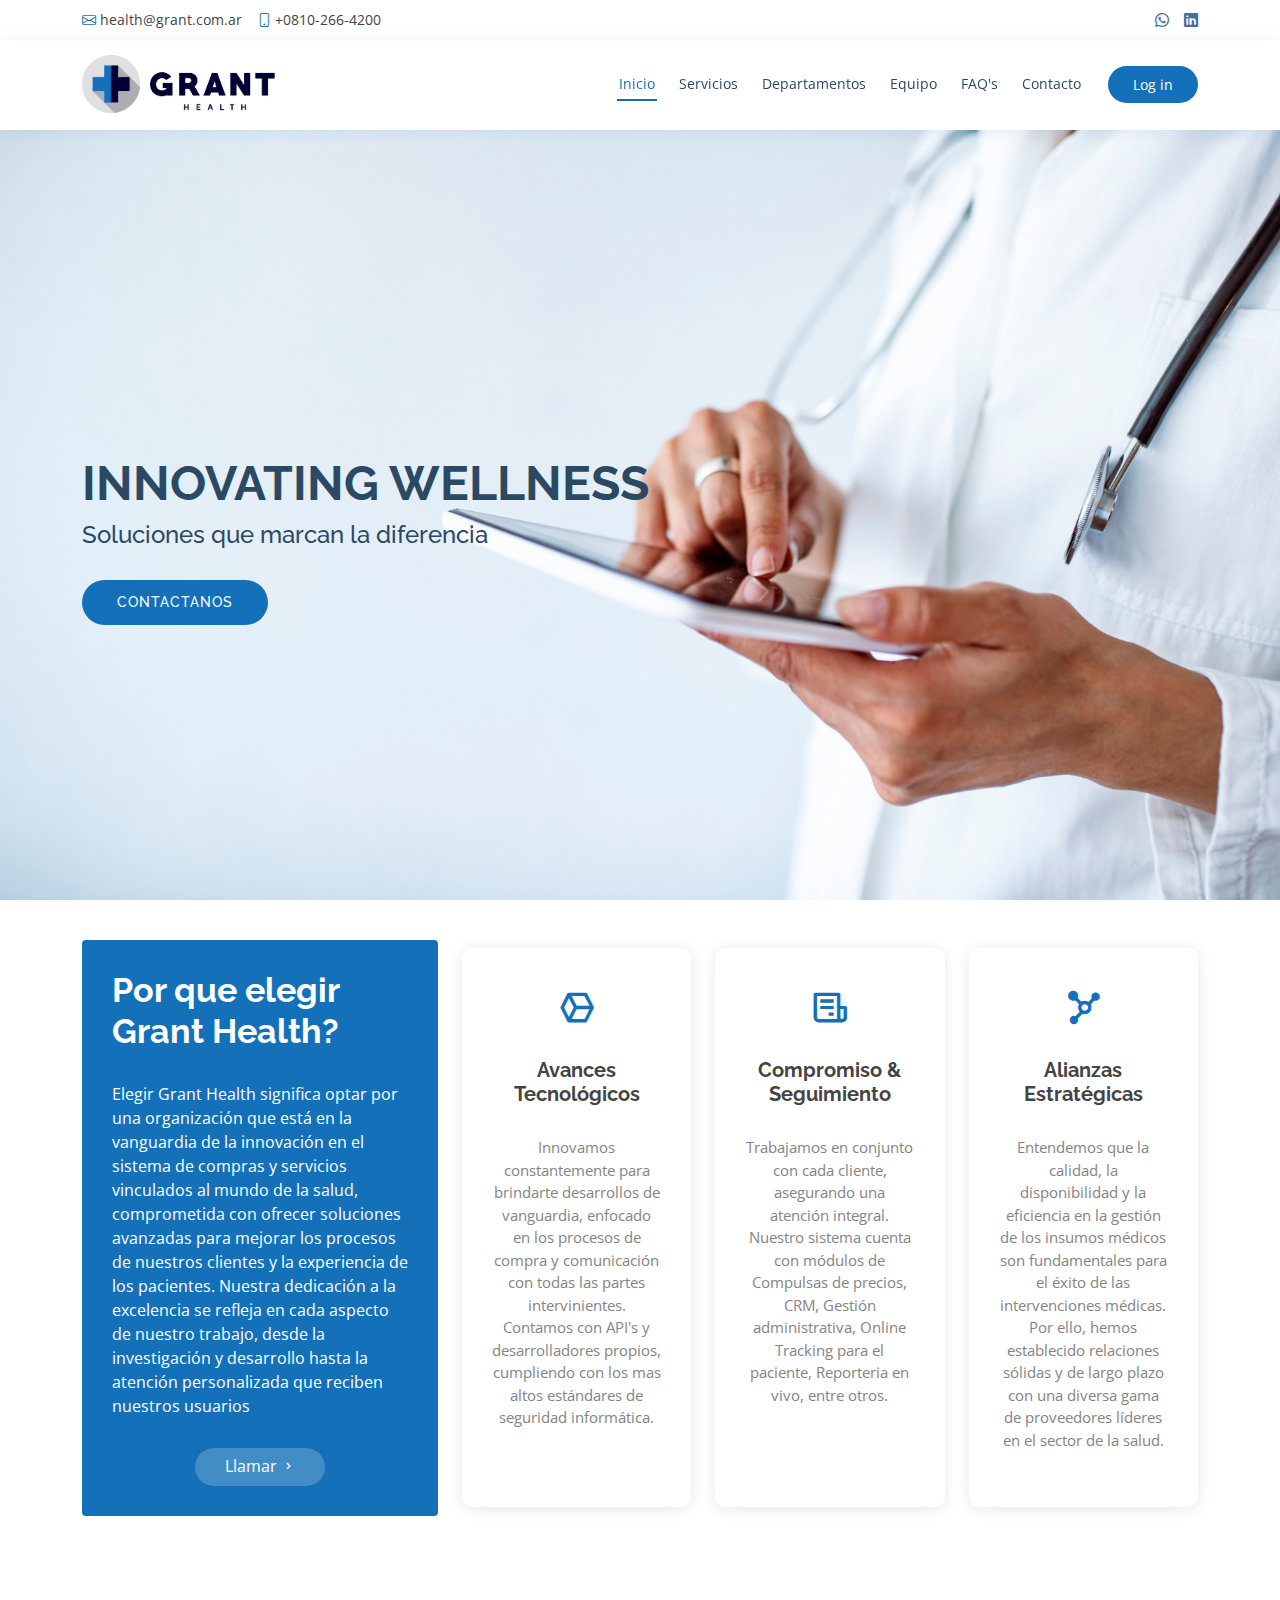
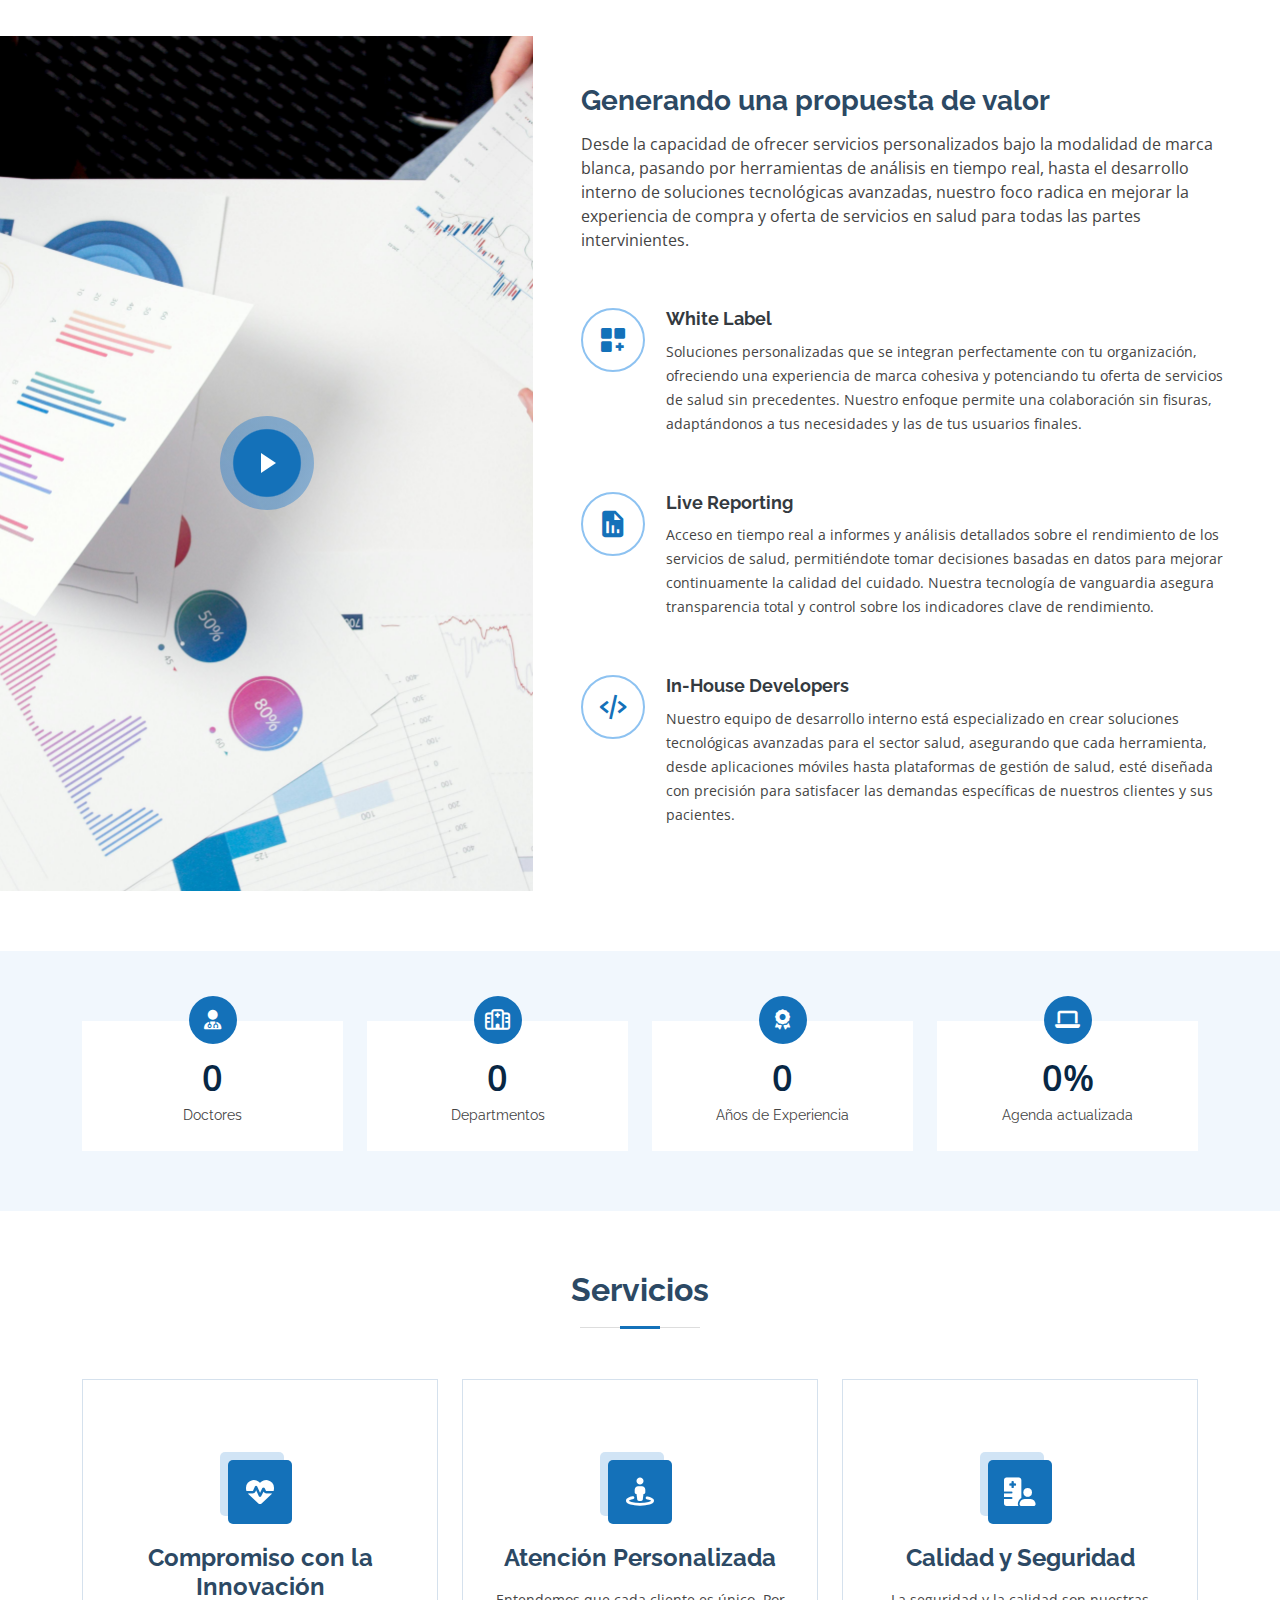
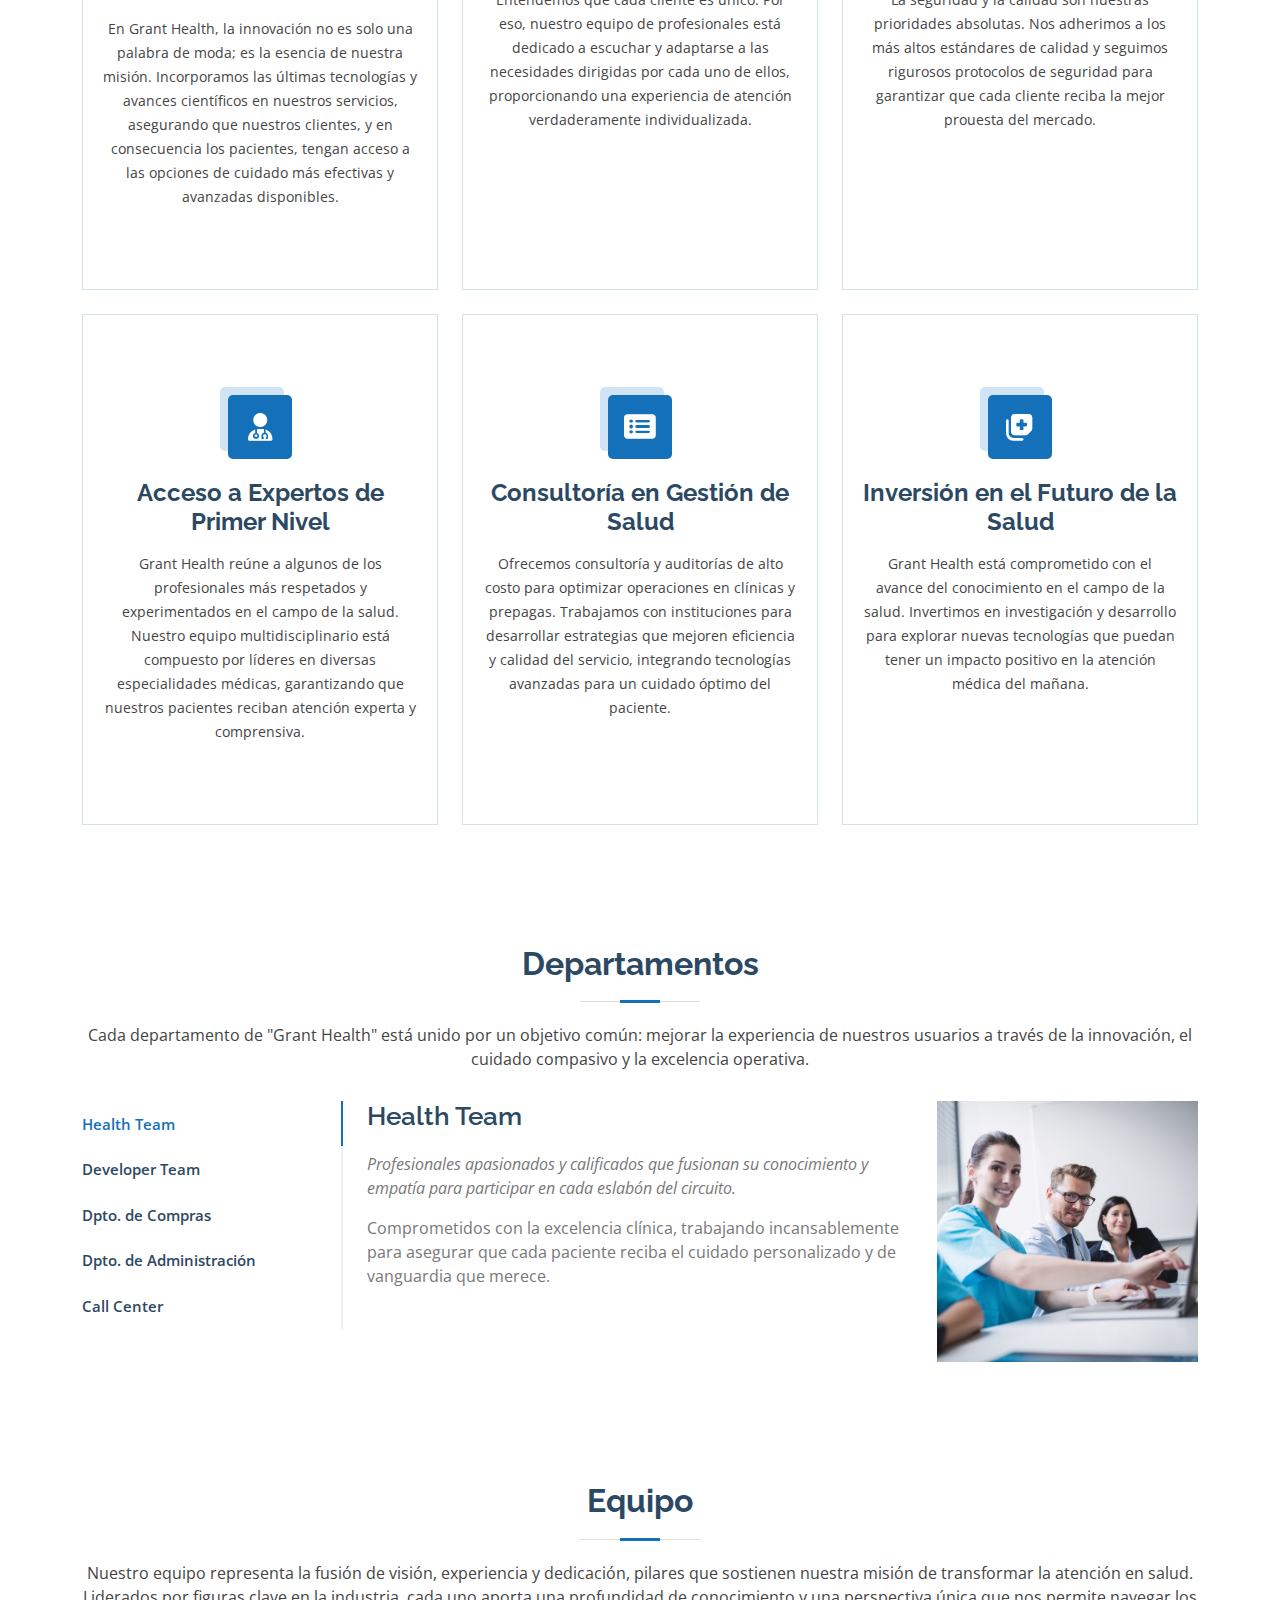
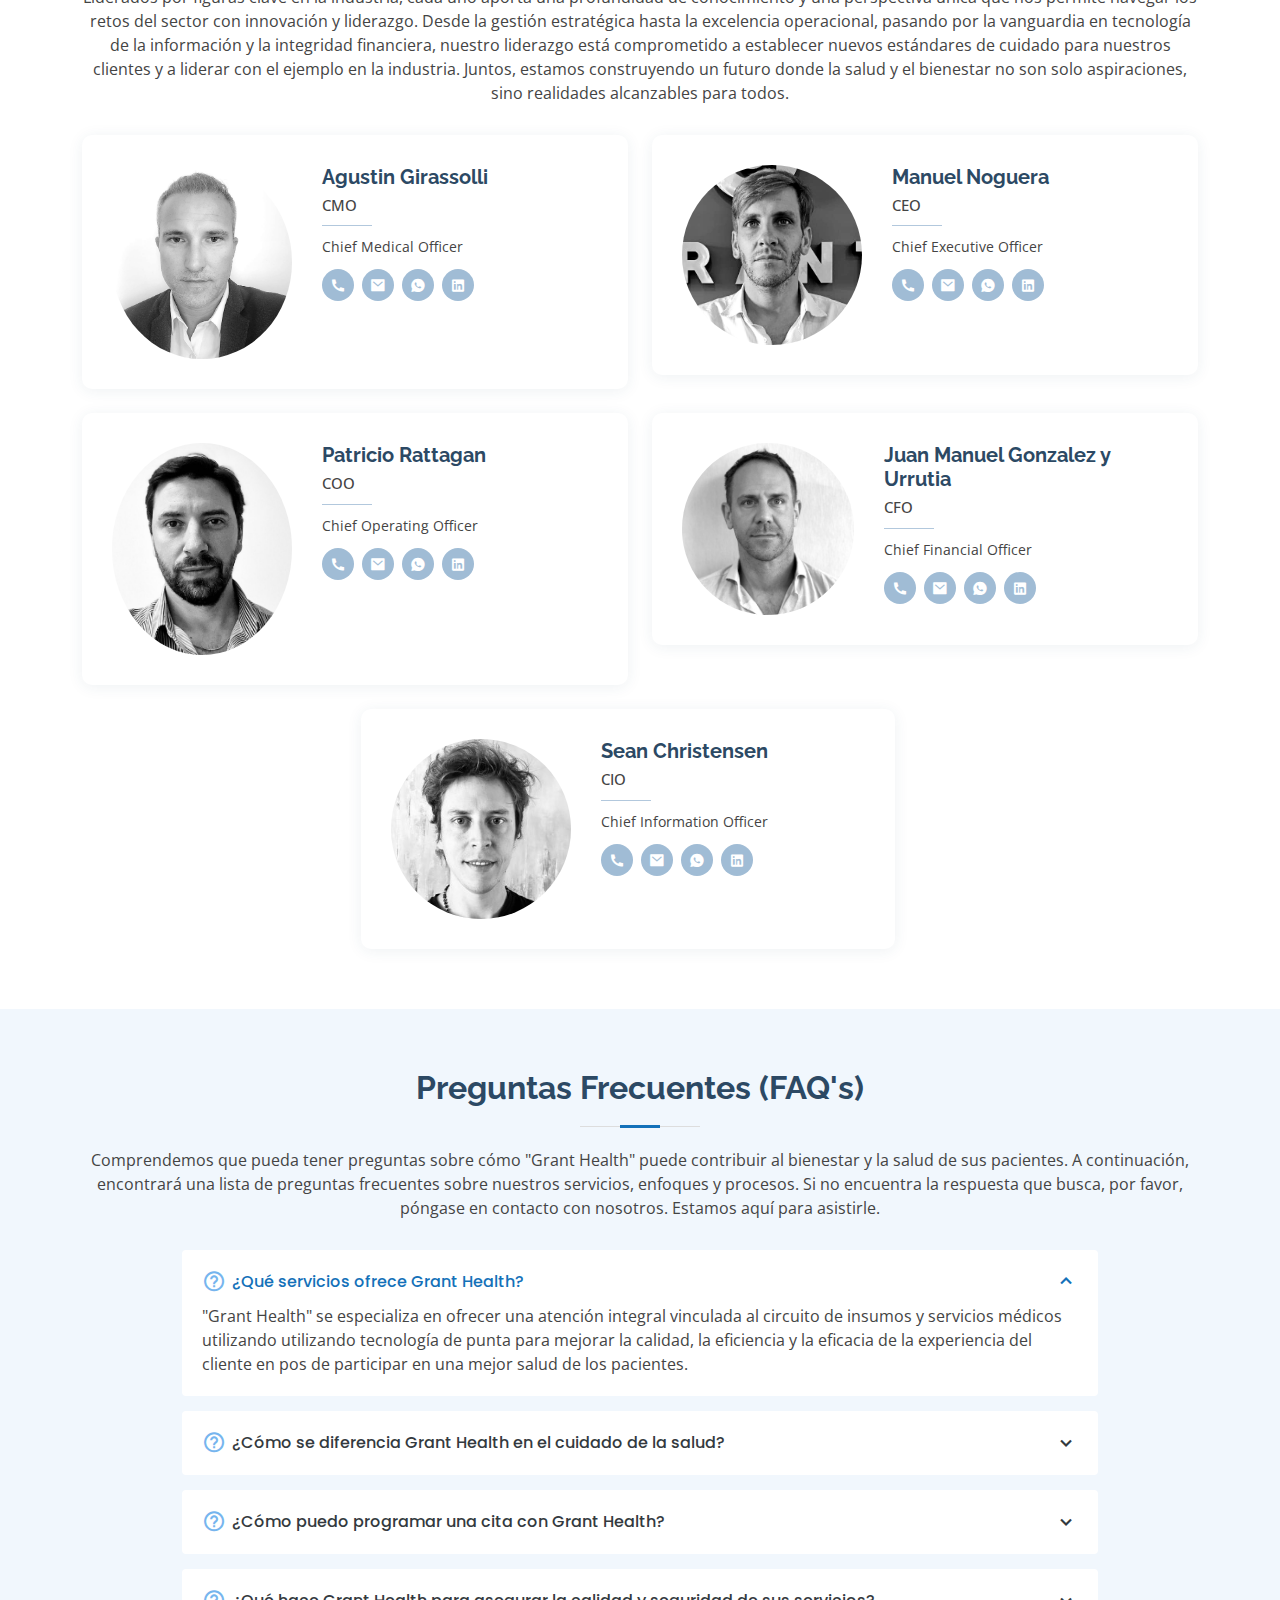
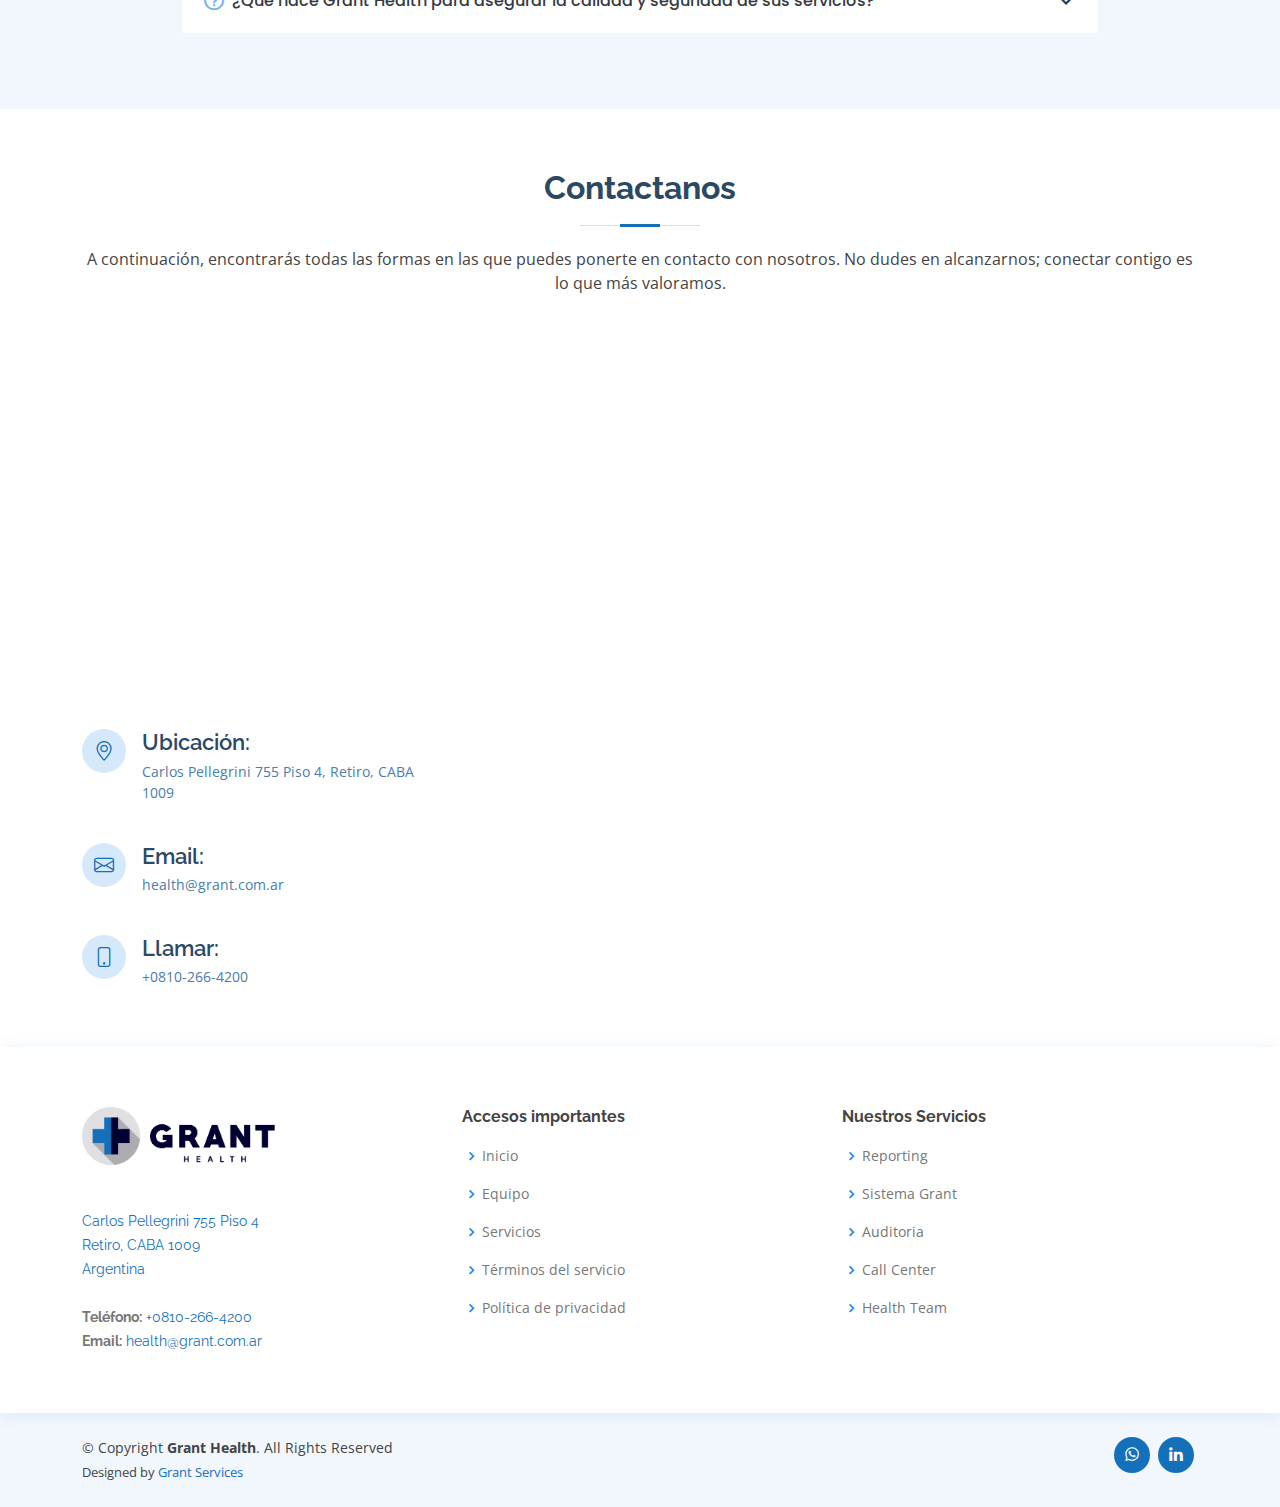
<file: index.html>
<!DOCTYPE html>
<html lang="es">

<head>
  <meta charset="utf-8">
  <meta content="width=device-width, initial-scale=1.0" name="viewport">

  <title>GRANT Health - Innovating Wellness</title>
  <meta content="" name="description">
  <meta content="" name="keywords">

  <!-- Favicons -->
  <link href="assets/img/favicon.png" rel="icon">
  <link href="assets/img/apple-touch-icon.png" rel="apple-touch-icon">

  <!-- Google Fonts -->
  <link href="https://fonts.googleapis.com/css?family=Open+Sans:300,300i,400,400i,600,600i,700,700i|Raleway:300,300i,400,400i,500,500i,600,600i,700,700i|Poppins:300,300i,400,400i,500,500i,600,600i,700,700i" rel="stylesheet">

  <!-- Vendor CSS Files -->
  <link href="assets/vendor/fontawesome-free/css/all.min.css" rel="stylesheet">
  <link href="assets/vendor/animate.css/animate.min.css" rel="stylesheet">
  <link href="assets/vendor/bootstrap/css/bootstrap.min.css" rel="stylesheet">
  <link href="assets/vendor/bootstrap-icons/bootstrap-icons.css" rel="stylesheet">
  <link href="assets/vendor/boxicons/css/boxicons.min.css" rel="stylesheet">
  <link href="assets/vendor/glightbox/css/glightbox.min.css" rel="stylesheet">
  <link href="assets/vendor/remixicon/remixicon.css" rel="stylesheet">
  <link href="assets/vendor/swiper/swiper-bundle.min.css" rel="stylesheet">

  <!-- Template Main CSS File -->
  <link href="assets/css/style.css" rel="stylesheet">

  <!-- =======================================================
  * Template Name: Medilab
  * Updated: Jan 09 2024 with Bootstrap v5.3.2
  * Template URL: https://bootstrapmade.com/medilab-free-medical-bootstrap-theme/
  * Author: BootstrapMade.com
  * License: https://bootstrapmade.com/license/
  ======================================================== -->

  <!--Widget de chat-->
<script type="text/javascript">
  window.Trengo = window.Trengo || {};
  window.Trengo.key = 'U98oMHU2LZ3RLgP2nG67';
  (function(d, script, t) {
      script = d.createElement('script');
      script.type = 'text/javascript';
      script.async = true;
      script.src = 'https://static.widget.trengo.eu/embed.js';
      d.getElementsByTagName('head')[0].appendChild(script);
  }(document));
  </script>
  <!--End Widget de chat-->

</head>

<body>

  <!-- ======= Top Bar ======= -->
  <div id="topbar" class="d-flex align-items-center fixed-top">
    <div class="container d-flex justify-content-between">
      <div class="contact-info d-flex align-items-center">
        <i class="bi bi-envelope"></i> <a href="mailto:health@grant.com.ar">health@grant.com.ar</a>
        <i class="bi bi-phone"></i> <a href="tel:08102664200">+0810-266-4200</a>
      </div>
      <div class="d-none d-lg-flex social-links align-items-center">
        <!--<a href="#" class="twitter"><i class="bi bi-twitter"></i></a>
        <a href="#" class="facebook"><i class="bi bi-facebook"></i></a>
        <a href="#" class="instagram"><i class="bi bi-instagram"></i></a>-->
        <a href="https://gitwa.me/576019156218" class="whatsapp"><i class="bi bi-whatsapp"></i></i></a>
        <a href="https://es.linkedin.com/company/grant-insurance-solutions" class="linkedin"><i class="bi bi-linkedin"></i></i></a>
      </div>
    </div>
  </div>

  <!-- ======= Header ======= -->
  <header id="header" class="fixed-top">
    <div class="container d-flex align-items-center">

      <!--<h1 class="logo me-auto"><a href="index.html">Grant Health</a></h1>-->
      
      <!-- Uncomment below if you prefer to use an image logo -->

      <a href="index.html" class="logo me-auto "><img src="assets/img/logo.png" alt="" class="img-fluid"></a>

      <nav id="navbar" class="navbar order-last order-lg-0">
        <ul>
          <li><a class="nav-link scrollto active" href="#hero">Inicio</a></li>
          <li><a class="nav-link scrollto" href="#services">Servicios</a></li>
          <li><a class="nav-link scrollto" href="#departments">Departamentos</a></li>
          <li><a class="nav-link scrollto" href="#doctors">Equipo</a></li>
          <li><a class="nav-link scrollto" href="#faq">FAQ's</a></li>
          <!--<li class="dropdown"><a href="#"><span>Drop Down</span> <i class="bi bi-chevron-down"></i></a>
            <ul>
              <li><a href="#">Drop Down 1</a></li>
              <li class="dropdown"><a href="#"><span>Deep Drop Down</span> <i class="bi bi-chevron-right"></i></a>
                <ul>
                  <li><a href="#">Deep Drop Down 1</a></li>
                  <li><a href="#">Deep Drop Down 2</a></li>
                  <li><a href="#">Deep Drop Down 3</a></li>
                  <li><a href="#">Deep Drop Down 4</a></li>
                  <li><a href="#">Deep Drop Down 5</a></li>
                </ul>
              </li>
              <li><a href="#">Drop Down 2</a></li>
              <li><a href="#">Drop Down 3</a></li>
              <li><a href="#">Drop Down 4</a></li>
            </ul>
          </li> -->
          <li><a class="nav-link scrollto" href="#contact">Contacto</a></li>
        </ul>
        <i class="bi bi-list mobile-nav-toggle"></i>
      </nav><!-- .navbar -->

      <a href="https://medical.grant.net.ar" class="appointment-btn scrollto" target="_blank"><span class="d-none d-md-inline"></span>Log in</a>

    </div>
  </header><!-- End Header -->

  <!-- ======= Hero Section ======= -->
  <section id="hero" class="d-flex align-items-center">
    <div class="container">
      <!--<h1>Brindando excelencia</h1>-->
      <h1>Innovating Wellness</h1>
      <h2>Soluciones que marcan la diferencia</h2>
      <!--<h2>Transformando la experiencia, marcando la diferencia.</h2>-->
      <a href="#contact" class="btn-get-started scrollto">Contactanos</a>
    </div>
  </section><!-- End Hero -->

  <main id="main">

    <!-- ======= Why Us Section ======= -->
    <section id="why-us" class="why-us">
      <div class="container">

        <div class="row">
          <div class="col-lg-4 d-flex align-items-stretch">
            <div class="content">
              <h3>Por que elegir Grant Health?</h3>
              <p>
                Elegir Grant Health significa optar por una organización que está en la vanguardia de la innovación en el sistema de compras y servicios vinculados al mundo de la salud,
                comprometida con ofrecer soluciones avanzadas para mejorar los procesos de nuestros clientes y la experiencia de los pacientes. Nuestra dedicación a la excelencia se refleja en cada aspecto de nuestro trabajo, desde la investigación y desarrollo hasta la atención personalizada que reciben nuestros usuarios
              </p>
              <div class="text-center">
                <a href="tel:+08102664200" class="more-btn">Llamar <i class="bx bx-chevron-right"></i></a>
              </div>
            </div>
          </div>
          <div class="col-lg-8 d-flex align-items-stretch">
            <div class="icon-boxes d-flex flex-column justify-content-center">
              <div class="row">
                <div class="col-xl-4 d-flex align-items-stretch">
                  <div class="icon-box mt-4 mt-xl-0">
                    <i class="bx bx-cube-alt"></i>
                    <h4>Avances Tecnológicos</h4>
                    <p>Innovamos constantemente para brindarte desarrollos de vanguardia, enfocado en los procesos de compra y comunicación con todas las partes intervinientes. Contamos con API's y desarrolladores propios, cumpliendo con los mas altos estándares de seguridad informática.</p>
                  </div>
                </div>
                <div class="col-xl-4 d-flex align-items-stretch">
                  <div class="icon-box mt-4 mt-xl-0">
                    <i class="bx bx-receipt"></i>
                    <h4>Compromiso & Seguimiento</h4>
                    <p>Trabajamos en conjunto con cada cliente, asegurando una atención integral. Nuestro sistema cuenta con módulos de Compulsas de precios, CRM, Gestión administrativa, Online Tracking para el paciente, Reporteria en vivo, entre otros.</p>
                  </div>
                </div>
                <div class="col-xl-4 d-flex align-items-stretch">
                  <div class="icon-box mt-4 mt-xl-0">
                    <i class="bx bxs-network-chart"></i>
                    <h4>Alianzas<br>Estratégicas</h4>
                    <p>Entendemos que la calidad, la disponibilidad y la eficiencia en la gestión de los insumos médicos son fundamentales para el éxito de las intervenciones médicas. Por ello, hemos establecido relaciones sólidas y de largo plazo con una diversa gama de proveedores líderes en el sector de la salud.</p>
                  </div>
                </div>
              </div>
            </div><!-- End .content-->
          </div>
        </div>

      </div>
    </section><!-- End Why Us Section -->

    <!-- ======= About Section ======= -->
    <section id="about" class="about">
      <div class="container-fluid">

        <div class="row">
          <div class="col-xl-5 col-lg-6 video-box d-flex justify-content-center align-items-stretch position-relative">
            <a href="https://www.youtube.com/watch?v=jDDaplaOz7Q" class="glightbox play-btn mb-4"></a>
          </div>

          <div class="col-xl-7 col-lg-6 icon-boxes d-flex flex-column align-items-stretch justify-content-center py-5 px-lg-5">
            <h3>Generando una propuesta de valor</h3>
            <p>Desde la capacidad de ofrecer servicios personalizados bajo la modalidad de marca blanca, pasando por herramientas de análisis en tiempo real, hasta el desarrollo interno de soluciones tecnológicas avanzadas, nuestro foco  radica en mejorar la experiencia de compra y oferta de servicios en salud para todas las partes intervinientes.</p>
            <div class="icon-box">
              <div class="icon"><i class="bx bxs-customize"></i></div>
              <h4 class="title"><a href="">White Label</a></h4>
              <p class="description">Soluciones personalizadas que se integran perfectamente con tu organización, ofreciendo una experiencia de marca cohesiva y potenciando tu oferta de servicios de salud sin precedentes. Nuestro enfoque permite una colaboración sin fisuras, adaptándonos a tus necesidades y las de tus usuarios finales.</p>
            </div>

            <div class="icon-box">
              <div class="icon"><i class="bx bxs-report"></i></div>
              <h4 class="title"><a href="">Live Reporting</a></h4>
              <p class="description">Acceso en tiempo real a informes y análisis detallados sobre el rendimiento de los servicios de salud, permitiéndote tomar decisiones basadas en datos para mejorar continuamente la calidad del cuidado. Nuestra tecnología de vanguardia asegura transparencia total y control sobre los indicadores clave de rendimiento.</p>
            </div>

            <div class="icon-box">
              <div class="icon"><i class="bx bx-code-alt"></i></div>
              <h4 class="title"><a href="">In-House Developers</a></h4>
              <p class="description">Nuestro equipo de desarrollo interno está especializado en crear soluciones tecnológicas avanzadas para el sector salud, asegurando que cada herramienta, desde aplicaciones móviles hasta plataformas de gestión de salud, esté diseñada con precisión para satisfacer las demandas específicas de nuestros clientes y sus pacientes.</p>
            </div>

          </div>
        </div>

      </div>
    </section><!-- End About Section -->

    <!-- ======= Counts Section ======= -->
    <section id="counts" class="counts">
      <div class="container">

        <div class="row">

          <div class="col-lg-3 col-md-6">
            <div class="count-box">
              <i class="fas fa-user-md"></i>
              <span data-purecounter-start="0" data-purecounter-end="4" data-purecounter-duration="1" class="purecounter"></span>
              <p>Doctores</p>
            </div>
          </div>

          <div class="col-lg-3 col-md-6 mt-5 mt-md-0">
            <div class="count-box">
              <i class="far fa-hospital"></i>
              <span data-purecounter-start="0" data-purecounter-end="5" data-purecounter-duration="1" class="purecounter"></span>
              <p>Departmentos</p>
            </div>
          </div>

          <div class="col-lg-3 col-md-6 mt-5 mt-lg-0">
            <div class="count-box">
              <i class="fas fa-award"></i>
              <span data-purecounter-start="0" data-purecounter-end="12" data-purecounter-duration="1" class="purecounter"></span>
              <p>Años de Experiencia</p>
            </div>
          </div>

          <div class="col-lg-3 col-md-6 mt-5 mt-lg-0">
            <div class="count-box" style="display: flex; flex-direction: column; align-items: center; justify-content: center;">
                <i class="fa fa-laptop"></i>
                <div style="display: flex; align-items: baseline; justify-content: center;">
                    <span data-purecounter-start="0" data-purecounter-end="100" data-purecounter-duration="1" class="purecounter"></span><span>%</span>
                </div>
                <p>Agenda actualizada</p>
            </div>
          </div>
        

        </div>

      </div>
    </section><!-- End Counts Section -->

    <!-- ======= Services Section ======= -->
    <section id="services" class="services">
      <div class="container">

        <div class="section-title">
          <h2>Servicios</h2>
          <!--
          <p>Elegir Grant Health es elegir un aliado confiable en tu camino hacia el bienestar. Con nosotros, estás no solo invirtiendo en tu salud presente, sino también en tu futuro, beneficiándote de nuestra dedicación inquebrantable a la innovación, la calidad y el cuidado compasivo.</p>
          -->
        </div>

        <div class="row">
          <div class="col-lg-4 col-md-6 d-flex align-items-stretch">
            <div class="icon-box">
              <div class="icon"><i class="fas fa-heartbeat"></i></div>
              <h4><a href="">Compromiso con la Innovación</a></h4>
              <p>En Grant Health, la innovación no es solo una palabra de moda; es la esencia de nuestra misión. Incorporamos las últimas tecnologías y avances científicos en nuestros servicios, asegurando que nuestros clientes, y en consecuencia los pacientes, tengan acceso a las opciones de cuidado más efectivas y avanzadas disponibles.</p>
            </div>
          </div>

          <div class="col-lg-4 col-md-6 d-flex align-items-stretch mt-4 mt-md-0">
            <div class="icon-box">
              <div class="icon"><i class="fa fa-street-view"></i></div>
              <!--<div class="icon"><i class="fas fa-pills"></i></div>-->
              <h4><a href="">Atención Personalizada</a></h4>
              <p>Entendemos que cada cliente es único. Por eso, nuestro equipo de profesionales está dedicado a escuchar y adaptarse  a las necesidades dirigidas por cada uno de ellos, proporcionando una experiencia de atención verdaderamente individualizada.</p>
            </div>
          </div>

          <div class="col-lg-4 col-md-6 d-flex align-items-stretch mt-4 mt-lg-0">
            <div class="icon-box">
              <div class="icon"><i class="fas fa-hospital-user"></i></div>
              <h4><a href="">Calidad y Seguridad</a></h4>
              <p>La seguridad y la calidad son nuestras prioridades absolutas. Nos adherimos a los más altos estándares de calidad y seguimos rigurosos protocolos de seguridad para garantizar que cada cliente reciba la mejor prouesta del mercado.</p>
            </div>
          </div>

          <div class="col-lg-4 col-md-6 d-flex align-items-stretch mt-4">
            <div class="icon-box"> 
              <div class="icon"><i class="fa fa-user-md"></i></div>
              <!--<div class="icon"><i class="fas fa-dna"></i></div>-->
              <h4><a href="">Acceso a Expertos de Primer Nivel</a></h4>
              <p>Grant Health reúne a algunos de los profesionales más respetados y experimentados en el campo de la salud. Nuestro equipo multidisciplinario está compuesto por líderes en diversas especialidades médicas, garantizando que nuestros pacientes reciban atención experta y comprensiva.</p>
            </div>
          </div>
          
          <div class="col-lg-4 col-md-6 d-flex align-items-stretch mt-4">
            <div class="icon-box">
              <div class="icon"><i class="fa fa-list-alt"></i></div>
              <h4><a href="">Consultoría en Gestión de Salud</a></h4>
              <p>Ofrecemos consultoría y auditorías de alto costo para optimizar operaciones en clínicas y prepagas. Trabajamos con instituciones para desarrollar estrategias que mejoren eficiencia y calidad del servicio, integrando tecnologías avanzadas para un cuidado óptimo del paciente.</p>
            </div>
          </div>
        
          <div class="col-lg-4 col-md-6 d-flex align-items-stretch mt-4">
            <div class="icon-box">
              <div class="icon"><i class="fas fa-notes-medical"></i></div>
              <h4><a href="">Inversión en el Futuro de la Salud</a></h4>
              <p>Grant Health está comprometido con el avance del conocimiento en el campo de la salud. Invertimos en investigación y desarrollo para explorar nuevas tecnologías que puedan tener un impacto positivo en la atención médica del mañana.</p>
            </div>
          </div>

        </div>

      </div>
    </section><!-- End Services Section -->

    <!-- ======= Appointment Section ======= 
    <section id="appointment" class="appointment section-bg">
      <div class="container">

        <div class="section-title">
          <h2>Make an Appointment</h2>
          <p>Magnam dolores commodi suscipit. Necessitatibus eius consequatur ex aliquid fuga eum quidem. Sit sint consectetur velit. Quisquam quos quisquam cupiditate. Et nemo qui impedit suscipit alias ea. Quia fugiat sit in iste officiis commodi quidem hic quas.</p>
        </div>

        <form action="forms/appointment.php" method="post" role="form" class="php-email-form">
          <div class="row">
            <div class="col-md-4 form-group">
              <input type="text" name="name" class="form-control" id="name" placeholder="Your Name" data-rule="minlen:4" data-msg="Please enter at least 4 chars">
              <div class="validate"></div>
            </div>
            <div class="col-md-4 form-group mt-3 mt-md-0">
              <input type="email" class="form-control" name="email" id="email" placeholder="Your Email" data-rule="email" data-msg="Please enter a valid email">
              <div class="validate"></div>
            </div>
            <div class="col-md-4 form-group mt-3 mt-md-0">
              <input type="tel" class="form-control" name="phone" id="phone" placeholder="Your Phone" data-rule="minlen:4" data-msg="Please enter at least 4 chars">
              <div class="validate"></div>
            </div>
          </div>
          <div class="row">
            <div class="col-md-4 form-group mt-3">
              <input type="datetime" name="date" class="form-control datepicker" id="date" placeholder="Appointment Date" data-rule="minlen:4" data-msg="Please enter at least 4 chars">
              <div class="validate"></div>
            </div>
            <div class="col-md-4 form-group mt-3">
              <select name="department" id="department" class="form-select">
                <option value="">Select Department</option>
                <option value="Department 1">Department 1</option>
                <option value="Department 2">Department 2</option>
                <option value="Department 3">Department 3</option>
              </select>
              <div class="validate"></div>
            </div>
            <div class="col-md-4 form-group mt-3">
              <select name="doctor" id="doctor" class="form-select">
                <option value="">Select Doctor</option>
                <option value="Doctor 1">Doctor 1</option>
                <option value="Doctor 2">Doctor 2</option>
                <option value="Doctor 3">Doctor 3</option>
              </select>
              <div class="validate"></div>
            </div>
          </div>

          <div class="form-group mt-3">
            <textarea class="form-control" name="message" rows="5" placeholder="Message (Optional)"></textarea>
            <div class="validate"></div>
          </div>
          <div class="mb-3">
            <div class="loading">Loading</div>
            <div class="error-message"></div>
            <div class="sent-message">Your appointment request has been sent successfully. Thank you!</div>
          </div>
          <div class="text-center"><button type="submit">Make an Appointment</button></div>
        </form>

      </div>
    </section> End Appointment Section -->

    <!-- ======= Departments Section ======= -->
    <section id="departments" class="departments">
      <div class="container">

        <div class="section-title">
          <h2>Departamentos</h2>
          <p>Cada departamento de "Grant Health" está unido por un objetivo común: mejorar la experiencia de nuestros usuarios a través de la innovación, el cuidado compasivo y la excelencia operativa.</p>
        </div>

        <div class="row gy-4">
          <div class="col-lg-3">
            <ul class="nav nav-tabs flex-column">
              <li class="nav-item">
                <a class="nav-link active show" data-bs-toggle="tab" href="#tab-1">Health Team</a>
              </li>
              <li class="nav-item">
                <a class="nav-link" data-bs-toggle="tab" href="#tab-2">Developer Team</a>
              </li>
              <li class="nav-item">
                <a class="nav-link" data-bs-toggle="tab" href="#tab-3">Dpto. de Compras</a>
              </li>
              <li class="nav-item">
                <a class="nav-link" data-bs-toggle="tab" href="#tab-4">Dpto. de Administración</a>
              </li>
              <li class="nav-item">
                <a class="nav-link" data-bs-toggle="tab" href="#tab-5">Call Center</a>
              </li>
            </ul>
          </div>
          <div class="col-lg-9">
            <div class="tab-content">
              <div class="tab-pane active show" id="tab-1">
                <div class="row gy-4">
                  <div class="col-lg-8 details order-2 order-lg-1">
                    <h3>Health Team</h3>
                    <p class="fst-italic">Profesionales apasionados y calificados que fusionan su conocimiento y empatía para participar en cada eslabón del circuito.</p>
                    <p>Comprometidos con la excelencia clínica, trabajando incansablemente para asegurar que cada paciente reciba el cuidado personalizado y de vanguardia que merece.</p>
                  </div>
                  <div class="col-lg-4 text-center order-1 order-lg-2">
                    <img src="assets/img/departments-1.jpg" alt="" class="img-fluid">
                  </div>
                </div>
              </div>
              <div class="tab-pane" id="tab-2">
                <div class="row gy-4">
                  <div class="col-lg-8 details order-2 order-lg-1">
                    <h3>Developer Team</h3>
                    <p class="fst-italic">Arquitectos de la innovación digital, trasladando la vanguardia tecnológica directamente a la experiencia del cuidado de la salud.</p>
                    <p>Innovadores y creativos tecnológicos que están constantemente empujando los límites para desarrollar soluciones digitales que transforman la experiencia de atención médica tanto para pacientes como para proveedores.</p>
                  </div>
                  <div class="col-lg-4 text-center order-1 order-lg-2">
                    <img src="assets/img/departments-2.jpg" alt="" class="img-fluid">
                  </div>
                </div>
              </div>
              <div class="tab-pane" id="tab-3">
                <div class="row gy-4">
                  <div class="col-lg-8 details order-2 order-lg-1">
                    <h3>Departamento de Compras</h3>
                    <p class="fst-italic">Expertos que garantizan la excelencia y vanguardia en cada herramienta y suministro, fortaleciendo nuestra promesa de calidad.</p>
                    <p>Expertos en la adquisición de equipos médicos de alta calidad y en la gestión de suministros, garantizando que nuestros profesionales de la salud tengan lo necesario para brindar el mejor cuidado posible.</p>
                  </div>
                  <div class="col-lg-4 text-center order-1 order-lg-2">
                    <img src="assets/img/departments-3.jpg" alt="" class="img-fluid">
                  </div>
                </div>
              </div>
              <div class="tab-pane" id="tab-4">
                <div class="row gy-4">
                  <div class="col-lg-8 details order-2 order-lg-1">
                    <h3>Departamento de Administración</h3>
                    <p class="fst-italic">Pilares que orquestan la sinfonía operativa, esenciales para la armonía y eficiencia de nuestra misión de cuidado.</p>
                    <p>El corazón operativo de "Grant Health", asegurando la eficiencia organizativa y apoyando a todos los equipos para que puedan concentrarse en lo que mejor saben hacer: cuidar de la experiencia de nuestros usuarios.</p>
                  </div>
                  <div class="col-lg-4 text-center order-1 order-lg-2">
                    <img src="assets/img/departments-4.jpg" alt="" class="img-fluid">
                  </div>
                </div>
              </div>
              <div class="tab-pane" id="tab-5">
                <div class="row gy-4">
                  <div class="col-lg-8 details order-2 order-lg-1">
                    <h3>Centro de atención al Paciente</h3>
                    <p class="fst-italic">Guardianes de su tranquilidad, facilitando caminos claros hacia el cuidado y respuestas en su viaje de salud con nosotros.</p>
                    <p>Nuestro frente de comunicación directa con los pacientes, dedicado a proporcionar un soporte excepcional, responder a consultas y guiar a los pacientes a través de su recorrido de atención médica con "Grant Health".</p>
                  </div>
                  <div class="col-lg-4 text-center order-1 order-lg-2">
                    <img src="assets/img/departments-5.jpg" alt="" class="img-fluid">
                  </div>
                </div>
              </div>
            </div>
          </div>
        </div>

      </div>
    </section><!-- End Departments Section -->

    <!-- ======= Doctors Section ======= -->
    <section id="doctors" class="doctors">
      <div class="container">

        <div class="section-title">
          <h2>Equipo</h2>
          <p>Nuestro equipo representa la fusión de visión, experiencia y dedicación, pilares que sostienen nuestra misión de transformar la atención en salud. Liderados por figuras clave en la industria, cada uno aporta una profundidad de conocimiento y una perspectiva única que nos permite navegar los retos del sector con innovación y liderazgo. Desde la gestión estratégica hasta la excelencia operacional, pasando por la vanguardia en tecnología de la información y la integridad financiera, nuestro liderazgo está comprometido a establecer nuevos estándares de cuidado para nuestros clientes y a liderar con el ejemplo en la industria. Juntos, estamos construyendo un futuro donde la salud y el bienestar no son solo aspiraciones, sino realidades alcanzables para todos.</p>
        </div>

        <div class="row">

          <div class="col-lg-6">
            <div class="member d-flex align-items-start">
              <div class="pic"><img src="assets/img/doctors/agustin_girassolli.jpg" class="img-fluid" alt=""></div>
              <div class="member-info">
                <h4>Agustin Girassolli</h4>
                <span>CMO</span>
                <p>Chief Medical Officer</p>
                <div class="social">
                  <a href="tel:+5491168313773"><i class="ri-phone-fill"></i></a>
                  <a href="mailto:agustin.girassolli@grant.com.ar"><i class="ri-mail-fill"></i></a>
                  <a href="https://wa.me/5491168313773"><i class="ri-whatsapp-fill"></i></a>
                  <a href=""> <i class="ri-linkedin-box-fill"></i> </a>
                </div>
              </div>
            </div>
          </div>

          <div class="col-lg-6 mt-4 mt-lg-0">
            <div class="member d-flex align-items-start">
              <div class="pic"><img src="assets/img/doctors/manuel_noguera.png" class="img-fluid" alt=""></div>
              <div class="member-info">
                <h4>Manuel Noguera</h4>
                <span>CEO</span>
                <p>Chief Executive Officer</p>
                <div class="social">
                  <a href="tel:+5491126517916"><i class="ri-phone-fill"></i></a>
                  <a href="mailto:manuel.noguera@grant.com.ar"><i class="ri-mail-fill"></i></a>
                  <a href="https://wa.me/5491126517916"><i class="ri-whatsapp-fill"></i></a>
                  <a href="https://www.linkedin.com/in/manuel-noguera-78296867/"> <i class="ri-linkedin-box-fill"></i> </a>
                </div>
              </div>
            </div>
          </div>

          <div class="col-lg-6 mt-4">
            <div class="member d-flex align-items-start">
              <div class="pic"><img src="assets/img/doctors/patricio_rattagan.jpg" class="img-fluid" alt=""></div>
              <div class="member-info">
                <h4>Patricio Rattagan</h4>
                <span>COO</span>
                <p>Chief Operating Officer</p>
                <div class="social">
                  <a href="tel:+5491156308455"><i class="ri-phone-fill"></i></a>
                  <a href="mailto:patricio.rattagan@grant.com.ar"><i class="ri-mail-fill"></i></a>
                  <a href="https://wa.me/5491156308455"><i class="ri-whatsapp-fill"></i></a>
                  <a href=""> <i class="ri-linkedin-box-fill"></i> </a>
                </div>
              </div>
            </div>
          </div>

          <div class="col-lg-6 mt-4">
            <div class="member d-flex align-items-start">
              <div class="pic"><img src="assets/img/doctors/juan_manuel_gonzalez_urrutia.jpg" class="img-fluid" alt=""></div>
              <div class="member-info">
                <h4>Juan Manuel Gonzalez y Urrutia</h4>
                <span>CFO</span>
                <p>Chief Financial Officer</p>
                <div class="social">
                  <a href="tel:+5491141428009"><i class="ri-phone-fill"></i></a>
                  <a href="mailto:juanmanuel.gonzalezyurrutia@grant.com.ar"><i class="ri-mail-fill"></i></a>
                  <a href="https://wa.me/5491141428009"><i class="ri-whatsapp-fill"></i></a>
                  <a href=""> <i class="ri-linkedin-box-fill"></i> </a>
                </div>
              </div>
            </div>
          </div>

          <div class="row justify-content-center">
            <div class="col-lg-6 mt-4">
                <div class="member d-flex align-items-start">
                    <div class="pic"><img src="assets/img/doctors/sean_christensen.jpeg" class="img-fluid" alt=""></div>
                    <div class="member-info">
                        <h4>Sean Christensen</h4>
                        <span>CIO</span>
                        <p>Chief Information Officer</p>
                        <div class="social">
                            <a href="tel:5491133712507"><i class="ri-phone-fill"></i></a>
                            <a href="mailto:sean.christensen@grant.com.ar"><i class="ri-mail-fill"></i></a>
                            <a href="https://wa.me/541133712507"><i class="ri-whatsapp-fill"></i></a>
                            <a href="https://www.linkedin.com/in/sean-christensen-59b08649"> <i class="ri-linkedin-box-fill"></i> </a>
                        </div>
                    </div>
                </div>
            </div>
        </div>
        

        </div>

      </div>
    </section><!-- End Doctors Section -->

    <!-- ======= Frequently Asked Questions Section ======= -->
    <section id="faq" class="faq section-bg">
      <div class="container">

        <div class="section-title">
          <h2>Preguntas Frecuentes (FAQ's)</h2>
          <p>Comprendemos que pueda tener preguntas sobre cómo "Grant Health" puede contribuir al bienestar y la salud de sus pacientes. A continuación, encontrará una lista de preguntas frecuentes sobre nuestros servicios, enfoques y procesos. Si no encuentra la respuesta que busca, por favor, póngase en contacto con nosotros. Estamos aquí para asistirle.</p>
        </div>

        <div class="faq-list">
          <ul>
            <li data-aos="fade-up">
              <i class="bx bx-help-circle icon-help"></i> <a data-bs-toggle="collapse" class="collapse" data-bs-target="#faq-list-1">¿Qué servicios ofrece Grant Health? <i class="bx bx-chevron-down icon-show"></i><i class="bx bx-chevron-up icon-close"></i></a>
              <div id="faq-list-1" class="collapse show" data-bs-parent=".faq-list">
                <p>
                  "Grant Health" se especializa en ofrecer una atención integral vinculada al circuito de insumos y servicios médicos utilizando utilizando tecnología de punta para mejorar la calidad, la eficiencia y la eficacia de la experiencia del cliente en pos de participar en una mejor salud de los pacientes.
                </p>
              </div>
            </li>

            <li data-aos="fade-up" data-aos-delay="100">
              <i class="bx bx-help-circle icon-help"></i> <a data-bs-toggle="collapse" data-bs-target="#faq-list-2" class="collapsed">¿Cómo se diferencia Grant Health en el cuidado de la salud? <i class="bx bx-chevron-down icon-show"></i><i class="bx bx-chevron-up icon-close"></i></a>
              <div id="faq-list-2" class="collapse" data-bs-parent=".faq-list">
                <p>
                  Nos diferenciamos por nuestro enfoque integral combinando la excelencia clínica con innovadoras soluciones en materia de salud digital. El servicio dirigido a los distintos participantes del circuito de compra de insumos y servicios médicos finalizan en un diferencial de calidad sobre la atención que recibe el paciente.
                </p>
              </div>
            </li>

            <li data-aos="fade-up" data-aos-delay="200">
              <i class="bx bx-help-circle icon-help"></i> <a data-bs-toggle="collapse" data-bs-target="#faq-list-3" class="collapsed">¿Cómo puedo programar una cita con Grant Health? <i class="bx bx-chevron-down icon-show"></i><i class="bx bx-chevron-up icon-close"></i></a>
              <div id="faq-list-3" class="collapse" data-bs-parent=".faq-list">
                <p>
                  Programar una cita es fácil y conveniente. Puede hacerlo a través de nuestra página web, llamando directamente a nuestro centro de contacto o utilizando nuestra aplicación móvil. Ofrecemos flexibilidad en la programación para adaptarnos a sus necesidades y disponibilidad.
                </p>
              </div>
            </li>

            <li data-aos="fade-up" data-aos-delay="300">
              <i class="bx bx-help-circle icon-help"></i> <a data-bs-toggle="collapse" data-bs-target="#faq-list-4" class="collapsed">¿Qué hace Grant Health para asegurar la calidad y seguridad de sus servicios? <i class="bx bx-chevron-down icon-show"></i><i class="bx bx-chevron-up icon-close"></i></a>
              <div id="faq-list-4" class="collapse" data-bs-parent=".faq-list">
                <p>
                  La calidad y seguridad son nuestras prioridades principales. Mantenemos estrictos estándares de acreditación, seguimos las mejores prácticas de la industria y realizamos evaluaciones continuas de la calidad. Además, nuestro personal está altamente calificado y comprometido con la excelencia en el cuidado de la salud.
                </p>
              </div>
            </li>
            <!--
            <li data-aos="fade-up" data-aos-delay="400">
              <i class="bx bx-help-circle icon-help"></i> <a data-bs-toggle="collapse" data-bs-target="#faq-list-5" class="collapsed">¿Qué hace Grant Health para asegurar la calidad y seguridad de sus servicios? <i class="bx bx-chevron-down icon-show"></i><i class="bx bx-chevron-up icon-close"></i></a>
              <div id="faq-list-5" class="collapse" data-bs-parent=".faq-list">
                <p>
                  La calidad y seguridad son nuestras prioridades principales. Mantenemos estrictos estándares de acreditación, seguimos las mejores prácticas de la industria y realizamos evaluaciones continuas de la calidad. Además, nuestro personal está altamente calificado y comprometido con la excelencia en el cuidado de la salud.
                </p>
              </div>
            </li>
            -->
          </ul>
        </div>

      </div>
    </section><!-- End Frequently Asked Questions Section -->

    <!-- ======= Testimonials Section ======= 
    <section id="testimonials" class="testimonials">
      <div class="container">

        <div class="testimonials-slider swiper" data-aos="fade-up" data-aos-delay="100">
          <div class="swiper-wrapper">

            <div class="swiper-slide">
              <div class="testimonial-wrap">
                <div class="testimonial-item">
                  <img src="assets/img/testimonials/testimonials-1.jpg" class="testimonial-img" alt="">
                  <h3>Saul Goodman</h3>
                  <h4>Ceo &amp; Founder</h4>
                  <p>
                    <i class="bx bxs-quote-alt-left quote-icon-left"></i>
                    Proin iaculis purus consequat sem cure digni ssim donec porttitora entum suscipit rhoncus. Accusantium quam, ultricies eget id, aliquam eget nibh et. Maecen aliquam, risus at semper.
                    <i class="bx bxs-quote-alt-right quote-icon-right"></i>
                  </p>
                </div>
              </div>
            </div><!-- End testimonial item

            <div class="swiper-slide">
              <div class="testimonial-wrap">
                <div class="testimonial-item">
                  <img src="assets/img/testimonials/testimonials-2.jpg" class="testimonial-img" alt="">
                  <h3>Sara Wilsson</h3>
                  <h4>Designer</h4>
                  <p>
                    <i class="bx bxs-quote-alt-left quote-icon-left"></i>
                    Export tempor illum tamen malis malis eram quae irure esse labore quem cillum quid cillum eram malis quorum velit fore eram velit sunt aliqua noster fugiat irure amet legam anim culpa.
                    <i class="bx bxs-quote-alt-right quote-icon-right"></i>
                  </p>
                </div>
              </div>
            </div><!-- End testimonial item 

            <div class="swiper-slide">
              <div class="testimonial-wrap">
                <div class="testimonial-item">
                  <img src="assets/img/testimonials/testimonials-3.jpg" class="testimonial-img" alt="">
                  <h3>Jena Karlis</h3>
                  <h4>Store Owner</h4>
                  <p>
                    <i class="bx bxs-quote-alt-left quote-icon-left"></i>
                    Enim nisi quem export duis labore cillum quae magna enim sint quorum nulla quem veniam duis minim tempor labore quem eram duis noster aute amet eram fore quis sint minim.
                    <i class="bx bxs-quote-alt-right quote-icon-right"></i>
                  </p>
                </div>
              </div>
            </div><!-- End testimonial item 

            <div class="swiper-slide">
              <div class="testimonial-wrap">
                <div class="testimonial-item">
                  <img src="assets/img/testimonials/testimonials-4.jpg" class="testimonial-img" alt="">
                  <h3>Matt Brandon</h3>
                  <h4>Freelancer</h4>
                  <p>
                    <i class="bx bxs-quote-alt-left quote-icon-left"></i>
                    Fugiat enim eram quae cillum dolore dolor amet nulla culpa multos export minim fugiat minim velit minim dolor enim duis veniam ipsum anim magna sunt elit fore quem dolore labore illum veniam.
                    <i class="bx bxs-quote-alt-right quote-icon-right"></i>
                  </p>
                </div>
              </div>
            </div><!-- End testimonial item 

            <div class="swiper-slide">
              <div class="testimonial-wrap">
                <div class="testimonial-item">
                  <img src="assets/img/testimonials/testimonials-5.jpg" class="testimonial-img" alt="">
                  <h3>John Larson</h3>
                  <h4>Entrepreneur</h4>
                  <p>
                    <i class="bx bxs-quote-alt-left quote-icon-left"></i>
                    Quis quorum aliqua sint quem legam fore sunt eram irure aliqua veniam tempor noster veniam enim culpa labore duis sunt culpa nulla illum cillum fugiat legam esse veniam culpa fore nisi cillum quid.
                    <i class="bx bxs-quote-alt-right quote-icon-right"></i>
                  </p>
                </div>
              </div>
            </div><!-- End testimonial item 

          </div>
          <div class="swiper-pagination"></div>
        </div>

      </div>
    </section><!-- End Testimonials Section -->

    <!-- ======= Gallery Section ======= 
    <section id="gallery" class="gallery">
      <div class="container">

        <div class="section-title">
          <h2>Gallery</h2>
          <p>Magnam dolores commodi suscipit. Necessitatibus eius consequatur ex aliquid fuga eum quidem. Sit sint consectetur velit. Quisquam quos quisquam cupiditate. Et nemo qui impedit suscipit alias ea. Quia fugiat sit in iste officiis commodi quidem hic quas.</p>
        </div>
      </div>

      <div class="container-fluid">
        <div class="row g-0">

          <div class="col-lg-3 col-md-4">
            <div class="gallery-item">
              <a href="assets/img/gallery/gallery-1.jpg" class="galelry-lightbox">
                <img src="assets/img/gallery/gallery-1.jpg" alt="" class="img-fluid">
              </a>
            </div>
          </div>

          <div class="col-lg-3 col-md-4">
            <div class="gallery-item">
              <a href="assets/img/gallery/gallery-2.jpg" class="galelry-lightbox">
                <img src="assets/img/gallery/gallery-2.jpg" alt="" class="img-fluid">
              </a>
            </div>
          </div>

          <div class="col-lg-3 col-md-4">
            <div class="gallery-item">
              <a href="assets/img/gallery/gallery-3.jpg" class="galelry-lightbox">
                <img src="assets/img/gallery/gallery-3.jpg" alt="" class="img-fluid">
              </a>
            </div>
          </div>

          <div class="col-lg-3 col-md-4">
            <div class="gallery-item">
              <a href="assets/img/gallery/gallery-4.jpg" class="galelry-lightbox">
                <img src="assets/img/gallery/gallery-4.jpg" alt="" class="img-fluid">
              </a>
            </div>
          </div>

          <div class="col-lg-3 col-md-4">
            <div class="gallery-item">
              <a href="assets/img/gallery/gallery-5.jpg" class="galelry-lightbox">
                <img src="assets/img/gallery/gallery-5.jpg" alt="" class="img-fluid">
              </a>
            </div>
          </div>

          <div class="col-lg-3 col-md-4">
            <div class="gallery-item">
              <a href="assets/img/gallery/gallery-6.jpg" class="galelry-lightbox">
                <img src="assets/img/gallery/gallery-6.jpg" alt="" class="img-fluid">
              </a>
            </div>
          </div>

          <div class="col-lg-3 col-md-4">
            <div class="gallery-item">
              <a href="assets/img/gallery/gallery-7.jpg" class="galelry-lightbox">
                <img src="assets/img/gallery/gallery-7.jpg" alt="" class="img-fluid">
              </a>
            </div>
          </div>

          <div class="col-lg-3 col-md-4">
            <div class="gallery-item">
              <a href="assets/img/gallery/gallery-8.jpg" class="galelry-lightbox">
                <img src="assets/img/gallery/gallery-8.jpg" alt="" class="img-fluid">
              </a>
            </div>
          </div>

        </div>

      </div>
    </section><!-- End Gallery Section -->

    <!-- ======= Contact Section ======= -->
    <section id="contact" class="contact">
      <div class="container">

        <div class="section-title">
          <h2>Contactanos</h2>
          <p>A continuación, encontrarás todas las formas en las que puedes ponerte en contacto con nosotros. No dudes en alcanzarnos; conectar contigo es lo que más valoramos.</p>
        </div>
      </div>

      <div>
        <iframe style="border:0; width: 100%; height: 350px;" src="https://www.google.com/maps/embed?pb=!1m18!1m12!1m3!1d3284.183243948195!2d-58.38365852386316!3d-34.59952757295582!2m3!1f0!2f0!3f0!3m2!1i1024!2i768!4f13.1!3m3!1m2!1s0x95bccac85902108f%3A0x9aa72e32c8f81faa!2sCarlos%20Pellegrini%20755%2C%20C1009ABO%20CABA!5e0!3m2!1ses-419!2sar!4v1706846256774!5m2!1ses-419!2sar" frameborder="0" allowfullscreen></iframe>
      </div>

      <div class="container">
        <div class="row mt-5">

          <div class="col-lg-4">
            <div class="info">

              <div class="address">
                <a href="https://maps.app.goo.gl/zXoRgxTYW7i59LeS9">
                  <i class="bi bi-geo-alt"></i>
                  <h4>Ubicación:</h4>
                  <p>Carlos Pellegrini 755 Piso 4, Retiro, CABA 1009</p>
                </a>
              </div>

              <div class="email">
                <a href="mailto:health@grant.com.ar">
                  <i class="bi bi-envelope"></i>
                  <h4>Email:</h4>
                  <p>health@grant.com.ar</p>
                </a>
              </div>

              <div class="phone">
                <a href="tel:+0810-266-4200">
                  <i class="bi bi-phone"></i>
                  <h4>Llamar:</h4>
                  <p>+0810-266-4200</p>
                </a>
              </div>

            </div>

          </div>

          <div class="col-lg-8 mt-5 mt-lg-0">
            <div data-tf-live="01HNXXNNW67E91XSMWMC066BMY"></div><script src="//embed.typeform.com/next/embed.js"></script>

            <!--<form action="forms/contact.php" method="post" role="form" class="php-email-form">
              <div class="row">
                <div class="col-md-6 form-group">
                  <input type="text" name="name" class="form-control" id="name" placeholder="Your Name" required>
                </div>
                <div class="col-md-6 form-group mt-3 mt-md-0">
                  <input type="email" class="form-control" name="email" id="email" placeholder="Your Email" required>
                </div>
              </div>
              <div class="form-group mt-3">
                <input type="text" class="form-control" name="subject" id="subject" placeholder="Subject" required>
              </div>
              <div class="form-group mt-3">
                <textarea class="form-control" name="message" rows="5" placeholder="Message" required></textarea>
              </div>
              <div class="my-3">
                <div class="loading">Cargando</div>
                <div class="error-message"></div>
                <div class="sent-message">Your message has been sent. Thank you!</div>
              </div>
              <div class="text-center"><button type="submit">Send Message</button></div>
            </form> -->

          </div>

        </div>

      </div>
    </section><!-- End Contact Section -->

  </main><!-- End #main -->

  <!-- ======= Footer ======= -->
  <footer id="footer">

    <div class="footer-top">
      <div class="container">
        <div class="row">

          <div class="col-lg-4 col-md-6 footer-contact">
            <a href="index.html" class="logo me-auto"><img src="assets/img/logo.png" alt="" class="img-fluid"></a>
            <!--<h3>Grant Health</h3>-->
            <br>
            <br>
            <br>
            <p>
              <a href="https://maps.app.goo.gl/zXoRgxTYW7i59LeS9" target="_blank">Carlos Pellegrini 755 Piso 4 <br>
              Retiro, CABA 1009<br>
              Argentina <br><br></a>
              <strong>Teléfono:</strong> <a href="tel:+08102664200">+0810-266-4200</a><br>
              <strong>Email:</strong> <a href="mailto:health@grant.com.ar">health@grant.com.ar</a><br>
            </p>
          </div>

          <div class="col-lg-4 col-md-6 footer-links">
            <h4>Accesos importantes</h4>
            <ul>
              <li><i class="bx bx-chevron-right"></i> <a href="#">Inicio</a></li>
              <li><i class="bx bx-chevron-right"></i> <a href="#doctors">Equipo</a></li>
              <li><i class="bx bx-chevron-right"></i> <a href="#services">Servicios</a></li>
              <li><i class="bx bx-chevron-right"></i> <a href="#">Términos del servicio</a></li>
              <li><i class="bx bx-chevron-right"></i> <a href="#">Política de privacidad</a></li>
            </ul>
          </div>
          
          <div class="col-lg-4 col-md-6 footer-links">
            <h4>Nuestros Servicios</h4>
            <ul>
              <li><i class="bx bx-chevron-right"></i> <a href="#about">Reporting</a></li>
              <li><i class="bx bx-chevron-right"></i> <a href="https://medical.grant.net.ar" target="_blank">Sistema Grant</a></li>
              <li><i class="bx bx-chevron-right"></i> <a href="#departments">Auditoria</a></li>
              <li><i class="bx bx-chevron-right"></i> <a href="#departments">Call Center</a></li>
              <li><i class="bx bx-chevron-right"></i> <a href="#departments">Health Team</a></li>
            </ul>
          </div>
          <!--
          <div class="col-lg-4 col-md-6 footer-newsletter">
            <h4>Join Our Newsletter</h4>
            <p>Tamen quem nulla quae legam multos aute sint culpa legam noster magna</p>
            <form action="" method="post">
              <input type="email" name="email"><input type="submit" value="Subscribe">
            </form>
          </div>
          -->
        </div>
      </div>
    </div>

    <div class="container d-md-flex py-4">

      <div class="me-md-auto text-center text-md-start">
        <div class="copyright">
          &copy; Copyright <strong><span>Grant Health</span></strong>. All Rights Reserved
        </div>
        <div class="credits">
          <!-- All the links in the footer should remain intact. -->
          <!-- You can delete the links only if you purchased the pro version. -->
          <!-- Licensing information: https://bootstrapmade.com/license/ -->
          <!-- Purchase the pro version with working PHP/AJAX contact form: https://bootstrapmade.com/medilab-free-medical-bootstrap-theme/ -->
          Designed by <a href="https://grant.com.ar/">Grant Services</a>
        </div>
      </div>
      <div class="social-links text-center text-md-right pt-3 pt-md-0">
        <!--<a href="#" class="twitter"><i class="bx bxl-twitter"></i></a>
        <a href="#" class="facebook"><i class="bx bxl-facebook"></i></a>
        <a href="#" class="instagram"><i class="bx bxl-instagram"></i></a>
        <a href="#" class="google-plus"><i class="bx bxl-skype"></i></a>-->
        <a href=https://wa.me/576019156218" class="whatsapp"><i class="bx bxl-whatsapp"></i></a>
        <a href="https://es.linkedin.com/company/grant-insurance-solutions" class="linkedin"><i class="bx bxl-linkedin"></i></a>
      </div>
    </div>
  </footer><!-- End Footer -->

  <div id="preloader"></div>
  <a href="#" class="back-to-top d-flex align-items-center justify-content-center"><i class="bi bi-arrow-up-short"></i></a>

  <!-- Vendor JS Files -->
  <script src="assets/vendor/purecounter/purecounter_vanilla.js"></script>
  <script src="assets/vendor/bootstrap/js/bootstrap.bundle.min.js"></script>
  <script src="assets/vendor/glightbox/js/glightbox.min.js"></script>
  <script src="assets/vendor/swiper/swiper-bundle.min.js"></script>
  <script src="assets/vendor/php-email-form/validate.js"></script>

  <!-- Template Main JS File -->
  <script src="assets/js/main.js"></script>

</body>

</html>
</file>
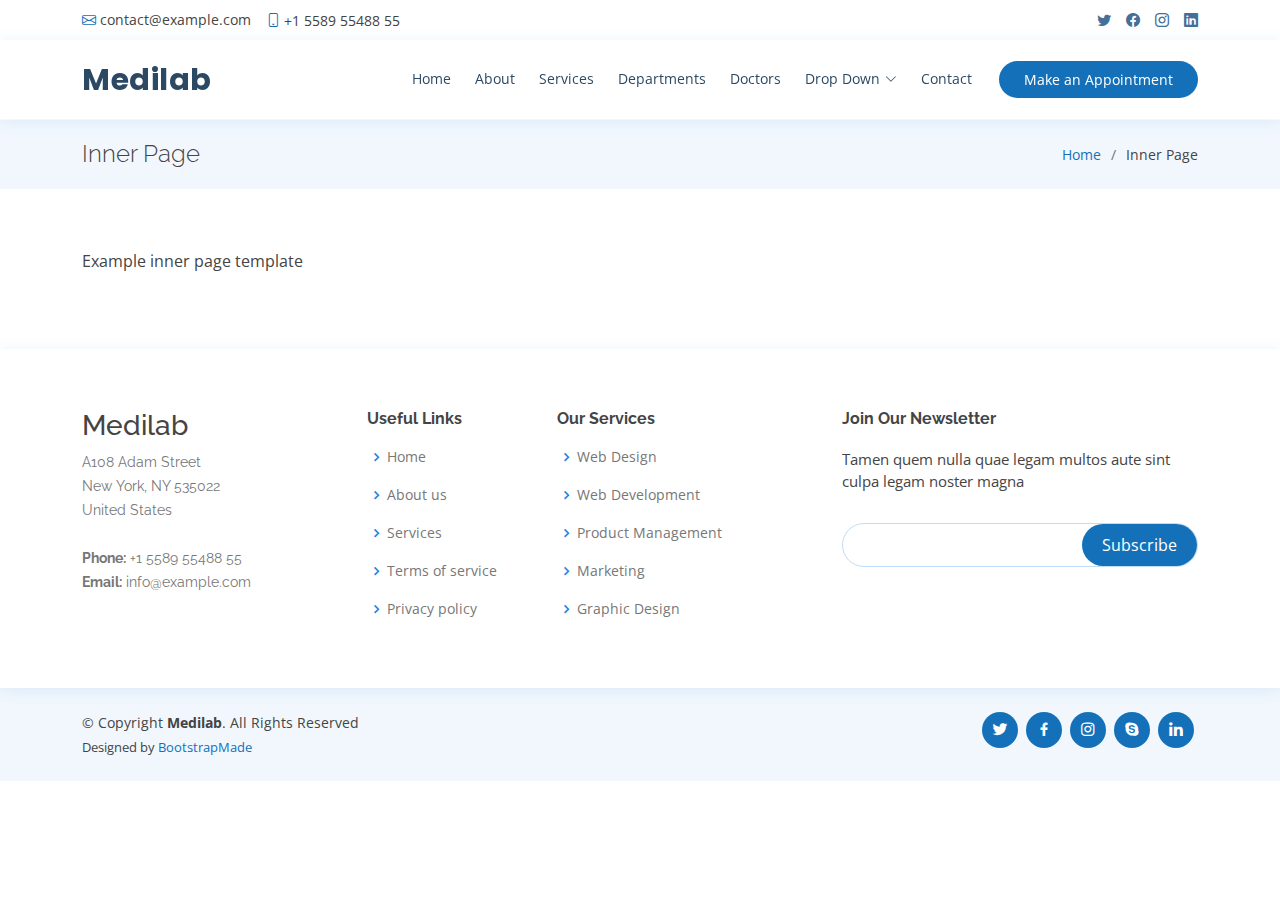
<file: inner-page.html>
<!DOCTYPE html>
<html lang="en">

<head>
  <meta charset="utf-8">
  <meta content="width=device-width, initial-scale=1.0" name="viewport">

  <title>Inner Page - Medilab Bootstrap Template</title>
  <meta content="" name="description">
  <meta content="" name="keywords">

  <!-- Favicons -->
  <link href="assets/img/favicon.png" rel="icon">
  <link href="assets/img/apple-touch-icon.png" rel="apple-touch-icon">

  <!-- Google Fonts -->
  <link href="https://fonts.googleapis.com/css?family=Open+Sans:300,300i,400,400i,600,600i,700,700i|Raleway:300,300i,400,400i,500,500i,600,600i,700,700i|Poppins:300,300i,400,400i,500,500i,600,600i,700,700i" rel="stylesheet">

  <!-- Vendor CSS Files -->
  <link href="assets/vendor/fontawesome-free/css/all.min.css" rel="stylesheet">
  <link href="assets/vendor/animate.css/animate.min.css" rel="stylesheet">
  <link href="assets/vendor/bootstrap/css/bootstrap.min.css" rel="stylesheet">
  <link href="assets/vendor/bootstrap-icons/bootstrap-icons.css" rel="stylesheet">
  <link href="assets/vendor/boxicons/css/boxicons.min.css" rel="stylesheet">
  <link href="assets/vendor/glightbox/css/glightbox.min.css" rel="stylesheet">
  <link href="assets/vendor/remixicon/remixicon.css" rel="stylesheet">
  <link href="assets/vendor/swiper/swiper-bundle.min.css" rel="stylesheet">

  <!-- Template Main CSS File -->
  <link href="assets/css/style.css" rel="stylesheet">

  <!-- =======================================================
  * Template Name: Medilab
  * Updated: Jan 09 2024 with Bootstrap v5.3.2
  * Template URL: https://bootstrapmade.com/medilab-free-medical-bootstrap-theme/
  * Author: BootstrapMade.com
  * License: https://bootstrapmade.com/license/
  ======================================================== -->
</head>

<body>

  <!-- ======= Top Bar ======= -->
  <div id="topbar" class="d-flex align-items-center fixed-top">
    <div class="container d-flex justify-content-between">
      <div class="contact-info d-flex align-items-center">
        <i class="bi bi-envelope"></i> <a href="mailto:contact@example.com">contact@example.com</a>
        <i class="bi bi-phone"></i> +1 5589 55488 55
      </div>
      <div class="d-none d-lg-flex social-links align-items-center">
        <a href="#" class="twitter"><i class="bi bi-twitter"></i></a>
        <a href="#" class="facebook"><i class="bi bi-facebook"></i></a>
        <a href="#" class="instagram"><i class="bi bi-instagram"></i></a>
        <a href="#" class="linkedin"><i class="bi bi-linkedin"></i></i></a>
      </div>
    </div>
  </div>

  <!-- ======= Header ======= -->
  <header id="header" class="fixed-top">
    <div class="container d-flex align-items-center">

      <h1 class="logo me-auto"><a href="index.html">Medilab</a></h1>
      <!-- Uncomment below if you prefer to use an image logo -->
      <!-- <a href="index.html" class="logo me-auto"><img src="assets/img/logo.png" alt="" class="img-fluid"></a>-->

      <nav id="navbar" class="navbar order-last order-lg-0">
        <ul>
          <li><a class="nav-link scrollto " href="#hero">Home</a></li>
          <li><a class="nav-link scrollto" href="#about">About</a></li>
          <li><a class="nav-link scrollto" href="#services">Services</a></li>
          <li><a class="nav-link scrollto" href="#departments">Departments</a></li>
          <li><a class="nav-link scrollto" href="#doctors">Doctors</a></li>
          <li class="dropdown"><a href="#"><span>Drop Down</span> <i class="bi bi-chevron-down"></i></a>
            <ul>
              <li><a href="#">Drop Down 1</a></li>
              <li class="dropdown"><a href="#"><span>Deep Drop Down</span> <i class="bi bi-chevron-right"></i></a>
                <ul>
                  <li><a href="#">Deep Drop Down 1</a></li>
                  <li><a href="#">Deep Drop Down 2</a></li>
                  <li><a href="#">Deep Drop Down 3</a></li>
                  <li><a href="#">Deep Drop Down 4</a></li>
                  <li><a href="#">Deep Drop Down 5</a></li>
                </ul>
              </li>
              <li><a href="#">Drop Down 2</a></li>
              <li><a href="#">Drop Down 3</a></li>
              <li><a href="#">Drop Down 4</a></li>
            </ul>
          </li>
          <li><a class="nav-link scrollto" href="#contact">Contact</a></li>
        </ul>
        <i class="bi bi-list mobile-nav-toggle"></i>
      </nav><!-- .navbar -->

      <a href="#appointment" class="appointment-btn scrollto"><span class="d-none d-md-inline">Make an</span> Appointment</a>

    </div>
  </header><!-- End Header -->

  <main id="main">

    <!-- ======= Breadcrumbs Section ======= -->
    <section class="breadcrumbs">
      <div class="container">

        <div class="d-flex justify-content-between align-items-center">
          <h2>Inner Page</h2>
          <ol>
            <li><a href="index.html">Home</a></li>
            <li>Inner Page</li>
          </ol>
        </div>

      </div>
    </section><!-- End Breadcrumbs Section -->

    <section class="inner-page">
      <div class="container">
        <p>
          Example inner page template
        </p>
      </div>
    </section>

  </main><!-- End #main -->

  <!-- ======= Footer ======= -->
  <footer id="footer">

    <div class="footer-top">
      <div class="container">
        <div class="row">

          <div class="col-lg-3 col-md-6 footer-contact">
            <h3>Medilab</h3>
            <p>
              A108 Adam Street <br>
              New York, NY 535022<br>
              United States <br><br>
              <strong>Phone:</strong> +1 5589 55488 55<br>
              <strong>Email:</strong> info@example.com<br>
            </p>
          </div>

          <div class="col-lg-2 col-md-6 footer-links">
            <h4>Useful Links</h4>
            <ul>
              <li><i class="bx bx-chevron-right"></i> <a href="#">Home</a></li>
              <li><i class="bx bx-chevron-right"></i> <a href="#">About us</a></li>
              <li><i class="bx bx-chevron-right"></i> <a href="#">Services</a></li>
              <li><i class="bx bx-chevron-right"></i> <a href="#">Terms of service</a></li>
              <li><i class="bx bx-chevron-right"></i> <a href="#">Privacy policy</a></li>
            </ul>
          </div>

          <div class="col-lg-3 col-md-6 footer-links">
            <h4>Our Services</h4>
            <ul>
              <li><i class="bx bx-chevron-right"></i> <a href="#">Web Design</a></li>
              <li><i class="bx bx-chevron-right"></i> <a href="#">Web Development</a></li>
              <li><i class="bx bx-chevron-right"></i> <a href="#">Product Management</a></li>
              <li><i class="bx bx-chevron-right"></i> <a href="#">Marketing</a></li>
              <li><i class="bx bx-chevron-right"></i> <a href="#">Graphic Design</a></li>
            </ul>
          </div>

          <div class="col-lg-4 col-md-6 footer-newsletter">
            <h4>Join Our Newsletter</h4>
            <p>Tamen quem nulla quae legam multos aute sint culpa legam noster magna</p>
            <form action="" method="post">
              <input type="email" name="email"><input type="submit" value="Subscribe">
            </form>
          </div>

        </div>
      </div>
    </div>

    <div class="container d-md-flex py-4">

      <div class="me-md-auto text-center text-md-start">
        <div class="copyright">
          &copy; Copyright <strong><span>Medilab</span></strong>. All Rights Reserved
        </div>
        <div class="credits">
          <!-- All the links in the footer should remain intact. -->
          <!-- You can delete the links only if you purchased the pro version. -->
          <!-- Licensing information: https://bootstrapmade.com/license/ -->
          <!-- Purchase the pro version with working PHP/AJAX contact form: https://bootstrapmade.com/medilab-free-medical-bootstrap-theme/ -->
          Designed by <a href="https://bootstrapmade.com/">BootstrapMade</a>
        </div>
      </div>
      <div class="social-links text-center text-md-right pt-3 pt-md-0">
        <a href="#" class="twitter"><i class="bx bxl-twitter"></i></a>
        <a href="#" class="facebook"><i class="bx bxl-facebook"></i></a>
        <a href="#" class="instagram"><i class="bx bxl-instagram"></i></a>
        <a href="#" class="google-plus"><i class="bx bxl-skype"></i></a>
        <a href="#" class="linkedin"><i class="bx bxl-linkedin"></i></a>
      </div>
    </div>
  </footer><!-- End Footer -->

  <div id="preloader"></div>
  <a href="#" class="back-to-top d-flex align-items-center justify-content-center"><i class="bi bi-arrow-up-short"></i></a>

  <!-- Vendor JS Files -->
  <script src="assets/vendor/purecounter/purecounter_vanilla.js"></script>
  <script src="assets/vendor/bootstrap/js/bootstrap.bundle.min.js"></script>
  <script src="assets/vendor/glightbox/js/glightbox.min.js"></script>
  <script src="assets/vendor/swiper/swiper-bundle.min.js"></script>
  <script src="assets/vendor/php-email-form/validate.js"></script>

  <!-- Template Main JS File -->
  <script src="assets/js/main.js"></script>

</body>

</html>
</file>
<file: assets/css/style.css>
/**
* Template Name: Medilab
* Updated: Jan 09 2024 with Bootstrap v5.3.2
* Template URL: https://bootstrapmade.com/medilab-free-medical-bootstrap-theme/
* Author: BootstrapMade.com
* License: https://bootstrapmade.com/license/
*/

/*--------------------------------------------------------------
# General
--------------------------------------------------------------*/
body {
  font-family: "Open Sans", sans-serif;
  color: #444444;
}

a {
  /*color: #1977cc;----Color azul original*/
  color: #1471b9;
  text-decoration: none;
}

a:hover {
  color: #3291e6;
  text-decoration: none;
}

h1,
h2,
h3,
h4,
h5,
h6 {
  font-family: "Raleway", sans-serif;
}

/*--------------------------------------------------------------
# Preloader
--------------------------------------------------------------*/
#preloader {
  position: fixed;
  top: 0;
  left: 0;
  right: 0;
  bottom: 0;
  z-index: 9999;
  overflow: hidden;
  background: #fff;
}

#preloader:before {
  content: "";
  position: fixed;
  top: calc(50% - 30px);
  left: calc(50% - 30px);
  border: 6px solid #1471b9;
  border-top-color: #d1e6f9;
  border-radius: 50%;
  width: 60px;
  height: 60px;
  animation: animate-preloader 1s linear infinite;
}

@keyframes animate-preloader {
  0% {
    transform: rotate(0deg);
  }

  100% {
    transform: rotate(360deg);
  }
}

/*--------------------------------------------------------------
# Back to top button
--------------------------------------------------------------*/
.back-to-top {
  position: fixed;
  visibility: hidden;
  opacity: 0;
  right: 15px;
  bottom: 15px;
  z-index: 996;
  background: #1471b9;
  width: 40px;
  height: 40px;
  border-radius: 4px;
  transition: all 0.4s;
}

.back-to-top i {
  font-size: 28px;
  color: #fff;
  line-height: 0;
}

.back-to-top:hover {
  background: #298ce5;
  color: #fff;
}

.back-to-top.active {
  visibility: visible;
  opacity: 1;
}

.datepicker-dropdown {
  padding: 20px !important;
}

/*--------------------------------------------------------------
# Top Bar
--------------------------------------------------------------*/
#topbar {
  background: #fff;
  height: 40px;
  font-size: 14px;
  transition: all 0.5s;
  z-index: 996;
}

#topbar.topbar-scrolled {
  top: -40px;
}

#topbar .contact-info a {
  line-height: 1;
  color: #444444;
  transition: 0.3s;
}

#topbar .contact-info a:hover {
  color: #1471b9;
}

#topbar .contact-info i {
  color: #1471b9;
  padding-right: 4px;
  margin-left: 15px;
  line-height: 0;
}

#topbar .contact-info i:first-child {
  margin-left: 0;
}

#topbar .social-links a {
  color: #437099;
  padding-left: 15px;
  display: inline-block;
  line-height: 1px;
  transition: 0.3s;
}

#topbar .social-links a:hover {
  color: #1471b9;
}

#topbar .social-links a:first-child {
  border-left: 0;
}

/*--------------------------------------------------------------
# Header
--------------------------------------------------------------*/
#header {
  background: #fff;
  transition: all 0.5s;
  z-index: 997;
  padding: 15px 0;
  top: 40px;
  box-shadow: 0px 2px 15px rgba(25, 119, 204, 0.1);
}

#header.header-scrolled {
  top: 0;
}

#header .logo {
  font-size: 30px;
  margin: 0;
  padding: 0;
  line-height: 1;
  font-weight: 700;
  letter-spacing: 0.5px;
  font-family: "Poppins", sans-serif;
}

#header .logo a {
  color: #2c4964;
}

#header .logo img {
  max-height: 60px;
}

/**
* Appointment Button *
*/
.appointment-btn {
  margin-left: 25px;
  background: #1471b9;
  color: #fff;
  border-radius: 50px;
  padding: 8px 25px;
  white-space: nowrap;
  transition: 0.3s;
  font-size: 14px;
  display: inline-block;
}

.appointment-btn:hover {
  background: #3291e6;
  color: #fff;
}

@media (max-width: 768px) {
  .appointment-btn {
    margin: 0 15px 0 0;
    padding: 6px 18px;
    
  }
}

/*--------------------------------------------------------------
# Navigation Menu
--------------------------------------------------------------*/
/**
* Desktop Navigation 
*/
.navbar {
  padding: 0;
}

.navbar ul {
  margin: 0;
  padding: 0;
  display: flex;
  list-style: none;
  align-items: center;
}

.navbar li {
  position: relative;
}

.navbar>ul>li {
  position: relative;
  white-space: nowrap;
  padding: 8px 0 8px 20px;
}

.navbar a,
.navbar a:focus {
  display: flex;
  align-items: center;
  justify-content: space-between;
  font-size: 14px;
  color: #2c4964;
  white-space: nowrap;
  transition: 0.3s;
  border-bottom: 2px solid #fff;
  padding: 5px 2px;
}

.navbar a i,
.navbar a:focus i {
  font-size: 12px;
  line-height: 0;
  margin-left: 5px;
}

.navbar a:hover,
.navbar .active,
.navbar .active:focus,
.navbar li:hover>a {
  color: #1471b9;
  border-color: #1471b9;
}

.navbar .dropdown ul {
  display: block;
  position: absolute;
  left: 20px;
  top: calc(100% + 30px);
  margin: 0;
  padding: 10px 0;
  z-index: 99;
  opacity: 0;
  visibility: hidden;
  background: #fff;
  box-shadow: 0px 0px 30px rgba(127, 137, 161, 0.25);
  transition: 0.3s;
}

.navbar .dropdown ul li {
  min-width: 200px;
}

.navbar .dropdown ul a {
  padding: 10px 20px;
  font-size: 14px;
  font-weight: 500;
  text-transform: none;
  color: #082744;
  border: none;
}

.navbar .dropdown ul a i {
  font-size: 12px;
}

.navbar .dropdown ul a:hover,
.navbar .dropdown ul .active:hover,
.navbar .dropdown ul li:hover>a {
  color: #1471b9;
}

.navbar .dropdown:hover>ul {
  opacity: 1;
  top: 100%;
  visibility: visible;
}

.navbar .dropdown .dropdown ul {
  top: 0;
  left: calc(100% - 30px);
  visibility: hidden;
}

.navbar .dropdown .dropdown:hover>ul {
  opacity: 1;
  top: 0;
  left: 100%;
  visibility: visible;
}

@media (max-width: 1366px) {
  .navbar .dropdown .dropdown ul {
    left: -90%;
  }

  .navbar .dropdown .dropdown:hover>ul {
    left: -100%;
  }
}

/**
* Mobile Navigation 
*/
.mobile-nav-toggle {
  color: #2c4964;
  font-size: 28px;
  cursor: pointer;
  display: none;
  line-height: 0;
  transition: 0.5s;
}

.mobile-nav-toggle.bi-x {
  color: #fff;
}

@media (max-width: 991px) {
  .mobile-nav-toggle {
    display: block;
  }

  .navbar ul {
    display: none;
  }
}

.navbar-mobile {
  position: fixed;
  overflow: hidden;
  top: 0;
  right: 0;
  left: 0;
  bottom: 0;
  background: rgba(28, 47, 65, 0.9);
  transition: 0.3s;
  z-index: 999;
}

.navbar-mobile .mobile-nav-toggle {
  position: absolute;
  top: 15px;
  right: 15px;
}

.navbar-mobile ul {
  display: block;
  position: absolute;
  top: 55px;
  right: 15px;
  bottom: 15px;
  left: 15px;
  padding: 10px 0;
  background-color: #fff;
  overflow-y: auto;
  transition: 0.3s;
}

.navbar-mobile>ul>li {
  padding: 0;
}

.navbar-mobile a,
.navbar-mobile a:focus {
  padding: 10px 20px;
  font-size: 15px;
  color: #2c4964;
  border: none;
}

.navbar-mobile a:hover,
.navbar-mobile .active,
.navbar-mobile li:hover>a {
  color: #1471b9;
}

.navbar-mobile .getstarted,
.navbar-mobile .getstarted:focus {
  margin: 15px;
}

.navbar-mobile .dropdown ul {
  position: static;
  display: none;
  margin: 10px 20px;
  padding: 10px 0;
  z-index: 99;
  opacity: 1;
  visibility: visible;
  background: #fff;
  box-shadow: 0px 0px 30px rgba(127, 137, 161, 0.25);
}

.navbar-mobile .dropdown ul li {
  min-width: 200px;
}

.navbar-mobile .dropdown ul a {
  padding: 10px 20px;
}

.navbar-mobile .dropdown ul a i {
  font-size: 12px;
}

.navbar-mobile .dropdown ul a:hover,
.navbar-mobile .dropdown ul .active:hover,
.navbar-mobile .dropdown ul li:hover>a {
  color: #1471b9;
}

.navbar-mobile .dropdown>.dropdown-active {
  display: block;
}

/*--------------------------------------------------------------
# Hero Section
--------------------------------------------------------------*/
#hero {
  width: 100%;
  /*height: 90vh;---original*/
  height: 120vh;

  background: url("../img/hero-bg.jpg") top center;
  margin-bottom: -200px;
  /*background-position: center; /* Center the image */
  /*background-repeat: no-repeat; /* Do not repeat the image */
  background-size: cover; /* Resize the background image to cover the entire container */
}

#hero .container {
  position: relative;
}

#hero h1 {
  margin: 0;
  font-size: 48px;
  font-weight: 700;
  line-height: 56px;
  text-transform: uppercase;
  color: #2c4964;
}

#hero h2 {
  color: #2c4964;
  margin: 10px 0 0 0;
  font-size: 24px;
}

#hero .btn-get-started {
  font-family: "Raleway", sans-serif;
  text-transform: uppercase;
  font-weight: 500;
  font-size: 14px;
  letter-spacing: 1px;
  display: inline-block;
  padding: 12px 35px;
  margin-top: 30px;
  border-radius: 50px;
  transition: 0.5s;
  color: #fff;
  background: #1471b9;
}

#hero .btn-get-started:hover {
  background: #3291e6;
}

@media (min-width: 1024px) {
  #hero {
    background-attachment: fixed;
  }
}

@media (max-width: 992px) {
  #hero {
    margin-bottom: 0;
    height: 100vh;
  }

  #hero .container {
    padding-bottom: 63px;
  }

  #hero h1 {
    font-size: 28px;
    line-height: 36px;
  }

  #hero h2 {
    font-size: 18px;
    line-height: 24px;
    margin-bottom: 30px;
  }
}

@media (max-height: 600px) {
  #hero {
    height: 110vh;
  }
}

/*--------------------------------------------------------------
# Sections General
--------------------------------------------------------------*/
section {
  padding: 60px 0;
  overflow: hidden;
}

.section-bg {
  background-color: #f1f7fd;
}

.section-title {
  text-align: center;
  padding-bottom: 30px;
}

.section-title h2 {
  font-size: 32px;
  font-weight: bold;
  margin-bottom: 20px;
  padding-bottom: 20px;
  position: relative;
  color: #2c4964;
}

.section-title h2::before {
  content: "";
  position: absolute;
  display: block;
  width: 120px;
  height: 1px;
  background: #ddd;
  bottom: 1px;
  left: calc(50% - 60px);
}

.section-title h2::after {
  content: "";
  position: absolute;
  display: block;
  width: 40px;
  height: 3px;
  background: #1471b9;
  bottom: 0;
  left: calc(50% - 20px);
}

.section-title p {
  margin-bottom: 0;
}

/*--------------------------------------------------------------
# Breadcrumbs
--------------------------------------------------------------*/
.breadcrumbs {
  padding: 20px 0;
  background-color: #f1f7fd;
  min-height: 40px;
  margin-top: 120px;
}

@media (max-width: 992px) {
  .breadcrumbs {
    margin-top: 100px;
  }
}

.breadcrumbs h2 {
  font-size: 24px;
  font-weight: 300;
  margin: 0;
}

@media (max-width: 992px) {
  .breadcrumbs h2 {
    margin: 0 0 10px 0;
  }
}

.breadcrumbs ol {
  display: flex;
  flex-wrap: wrap;
  list-style: none;
  padding: 0;
  margin: 0;
  font-size: 14px;
}

.breadcrumbs ol li+li {
  padding-left: 10px;
}

.breadcrumbs ol li+li::before {
  display: inline-block;
  padding-right: 10px;
  color: #6c757d;
  content: "/";
}

@media (max-width: 768px) {
  .breadcrumbs .d-flex {
    display: block !important;
  }

  .breadcrumbs ol {
    display: block;
  }

  .breadcrumbs ol li {
    display: inline-block;
  }
}

/*--------------------------------------------------------------
# Why Us
--------------------------------------------------------------*/
.why-us .content {
  padding: 30px;
  background: #1471b9;
  border-radius: 4px;
  color: #fff;
}

.why-us .content h3 {
  font-weight: 700;
  font-size: 34px;
  margin-bottom: 30px;
}

.why-us .content p {
  margin-bottom: 30px;
}

.why-us .content .more-btn {
  display: inline-block;
  background: rgba(255, 255, 255, 0.2);
  padding: 6px 30px 8px 30px;
  color: #fff;
  border-radius: 50px;
  transition: all ease-in-out 0.4s;
}

.why-us .content .more-btn i {
  font-size: 14px;
}

.why-us .content .more-btn:hover {
  color: #1471b9;
  background: #fff;
}

.why-us .icon-boxes .icon-box {
  text-align: center;
  border-radius: 10px;
  background: #fff;
  box-shadow: 0px 2px 15px rgba(0, 0, 0, 0.1);
  padding: 40px 30px;
  width: 100%;
}

.why-us .icon-boxes .icon-box i {
  font-size: 40px;
  color: #1471b9;
  margin-bottom: 30px;
}

.why-us .icon-boxes .icon-box h4 {
  font-size: 20px;
  font-weight: 700;
  margin: 0 0 30px 0;
}

.why-us .icon-boxes .icon-box p {
  font-size: 15px;
  color: #848484;
}

/*--------------------------------------------------------------
# About
--------------------------------------------------------------*/
.about .icon-boxes h4 {
  font-size: 18px;
  color: #4b7dab;
  margin-bottom: 15px;
}

.about .icon-boxes h3 {
  font-size: 28px;
  font-weight: 700;
  color: #2c4964;
  margin-bottom: 15px;
}

.about .icon-box {
  margin-top: 40px;
}

.about .icon-box .icon {
  float: left;
  display: flex;
  align-items: center;
  justify-content: center;
  width: 64px;
  height: 64px;
  border: 2px solid #8dc2f1;
  border-radius: 50px;
  transition: 0.5s;
}

.about .icon-box .icon i {
  color: #1471b9;
  font-size: 32px;
}

.about .icon-box:hover .icon {
  background: #1471b9;
  border-color: #1471b9;
}

.about .icon-box:hover .icon i {
  color: #fff;
}

.about .icon-box .title {
  margin-left: 85px;
  font-weight: 700;
  margin-bottom: 10px;
  font-size: 18px;
}

.about .icon-box .title a {
  color: #343a40;
  transition: 0.3s;
}

.about .icon-box .title a:hover {
  color: #1471b9;
}

.about .icon-box .description {
  margin-left: 85px;
  line-height: 24px;
  font-size: 14px;
}

.about .video-box {
  background: url("../img/about.jpg") center center no-repeat;
  background-size: cover;
  min-height: 500px;
}

.about .play-btn {
  width: 94px;
  height: 94px;
  background: radial-gradient(#1471b9 50%, rgba(25, 119, 204, 0.4) 52%);
  border-radius: 50%;
  display: block;
  position: absolute;
  left: calc(50% - 47px);
  top: calc(50% - 47px);
  overflow: hidden;
}

.about .play-btn::after {
  content: "";
  position: absolute;
  left: 50%;
  top: 50%;
  transform: translateX(-40%) translateY(-50%);
  width: 0;
  height: 0;
  border-top: 10px solid transparent;
  border-bottom: 10px solid transparent;
  border-left: 15px solid #fff;
  z-index: 100;
  transition: all 400ms cubic-bezier(0.55, 0.055, 0.675, 0.19);
}

.about .play-btn::before {
  content: "";
  position: absolute;
  width: 120px;
  height: 120px;
  animation-delay: 0s;
  animation: pulsate-btn 2s;
  animation-direction: forwards;
  animation-iteration-count: infinite;
  animation-timing-function: steps;
  opacity: 1;
  border-radius: 50%;
  border: 5px solid rgba(25, 119, 204, 0.7);
  top: -15%;
  left: -15%;
  background: rgba(198, 16, 0, 0);
}

.about .play-btn:hover::after {
  border-left: 15px solid #1471b9;
  transform: scale(20);
}

.about .play-btn:hover::before {
  content: "";
  position: absolute;
  left: 50%;
  top: 50%;
  transform: translateX(-40%) translateY(-50%);
  width: 0;
  height: 0;
  border: none;
  border-top: 10px solid transparent;
  border-bottom: 10px solid transparent;
  border-left: 15px solid #fff;
  z-index: 200;
  animation: none;
  border-radius: 0;
}

@keyframes pulsate-btn {
  0% {
    transform: scale(0.6, 0.6);
    opacity: 1;
  }

  100% {
    transform: scale(1, 1);
    opacity: 0;
  }
}

/*--------------------------------------------------------------
# Counts
--------------------------------------------------------------*/
.counts {
  background: #f1f7fd;
  padding: 70px 0 60px;
}

.counts .count-box {
  padding: 30px 30px 25px 30px;
  width: 100%;
  position: relative;
  text-align: center;
  background: #fff;
}

.counts .count-box i {
  position: absolute;
  top: -25px;
  left: 50%;
  transform: translateX(-50%);
  font-size: 20px;
  background: #1471b9;
  color: #fff;
  border-radius: 50px;
  display: inline-flex;
  align-items: center;
  justify-content: center;
  width: 48px;
  height: 48px;
}

.counts .count-box span {
  font-size: 36px;
  display: block;
  font-weight: 600;
  color: #082744;
}

.counts .count-box p {
  padding: 0;
  margin: 0;
  font-family: "Raleway", sans-serif;
  font-size: 14px;
}

/*--------------------------------------------------------------
# Services
--------------------------------------------------------------*/
.services .icon-box {
  text-align: center;
  border: 1px solid #d5e1ed;
  padding: 80px 20px;
  transition: all ease-in-out 0.3s;
}

.services .icon-box .icon {
  margin: 0 auto;
  width: 64px;
  height: 64px;
  background: #1471b9;
  border-radius: 5px;
  transition: all 0.3s ease-out 0s;
  display: flex;
  align-items: center;
  justify-content: center;
  margin-bottom: 20px;
  transform-style: preserve-3d;
  position: relative;
  z-index: 2;
}

.services .icon-box .icon i {
  color: #fff;
  font-size: 28px;
  transition: ease-in-out 0.3s;
}

.services .icon-box .icon::before {
  position: absolute;
  content: "";
  left: -8px;
  top: -8px;
  height: 100%;
  width: 100%;
  background: rgba(25, 119, 204, 0.2);
  border-radius: 5px;
  transition: all 0.3s ease-out 0s;
  transform: translateZ(-1px);
  z-index: -1;
}

.services .icon-box h4 {
  font-weight: 700;
  margin-bottom: 15px;
  font-size: 24px;
}

.services .icon-box h4 a {
  color: #2c4964;
}

.services .icon-box p {
  line-height: 24px;
  font-size: 14px;
  margin-bottom: 0;
}

.services .icon-box:hover {
  background: #1471b9;
  border-color: #1471b9;
}

.services .icon-box:hover .icon {
  background: #fff;
}

.services .icon-box:hover .icon i {
  color: #1471b9;
}

.services .icon-box:hover .icon::before {
  background: rgba(255, 255, 255, 0.3);
}

.services .icon-box:hover h4 a,
.services .icon-box:hover p {
  color: #fff;
}

/*--------------------------------------------------------------
# Appointments
--------------------------------------------------------------*/
.appointment .php-email-form {
  width: 100%;
}

.appointment .php-email-form .form-group {
  padding-bottom: 8px;
}

.appointment .php-email-form .validate {
  display: none;
  color: red;
  margin: 0 0 15px 0;
  font-weight: 400;
  font-size: 13px;
}

.appointment .php-email-form .error-message {
  display: none;
  color: #fff;
  background: #ed3c0d;
  text-align: left;
  padding: 15px;
  font-weight: 600;
}

.appointment .php-email-form .error-message br+br {
  margin-top: 25px;
}

.appointment .php-email-form .sent-message {
  display: none;
  color: #fff;
  background: #18d26e;
  text-align: center;
  padding: 15px;
  font-weight: 600;
}

.appointment .php-email-form .loading {
  display: none;
  background: #fff;
  text-align: center;
  padding: 15px;
}

.appointment .php-email-form .loading:before {
  content: "";
  display: inline-block;
  border-radius: 50%;
  width: 24px;
  height: 24px;
  margin: 0 10px -6px 0;
  border: 3px solid #18d26e;
  border-top-color: #eee;
  animation: animate-loading 1s linear infinite;
}

.appointment .php-email-form input,
.appointment .php-email-form textarea,
.appointment .php-email-form select {
  border-radius: 0;
  box-shadow: none;
  font-size: 14px;
  padding: 10px !important;
}

.appointment .php-email-form input:focus,
.appointment .php-email-form textarea:focus,
.appointment .php-email-form select:focus {
  border-color: #1471b9;
}

.appointment .php-email-form input,
.appointment .php-email-form select {
  height: 44px;
}

.appointment .php-email-form textarea {
  padding: 10px 12px;
}

.appointment .php-email-form button[type=submit] {
  background: #1471b9;
  border: 0;
  padding: 10px 35px;
  color: #fff;
  transition: 0.4s;
  border-radius: 50px;
}

.appointment .php-email-form button[type=submit]:hover {
  background: #1c84e3;
}

/*--------------------------------------------------------------
# Departments
--------------------------------------------------------------*/
.departments {
  overflow: hidden;
}

.departments .nav-tabs {
  border: 0;
}

.departments .nav-link {
  border: 0;
  padding: 12px 15px 12px 0;
  transition: 0.3s;
  color: #2c4964;
  border-radius: 0;
  border-right: 2px solid #ebf1f6;
  font-weight: 600;
  font-size: 15px;
}

.departments .nav-link:hover {
  color: #1471b9;
}

.departments .nav-link.active {
  color: #1471b9;
  border-color: #1471b9;
}

.departments .tab-pane.active {
  animation: fadeIn 0.5s ease-out;
}

.departments .details h3 {
  font-size: 26px;
  font-weight: 600;
  margin-bottom: 20px;
  color: #2c4964;
}

.departments .details p {
  color: #777777;
}

.departments .details p:last-child {
  margin-bottom: 0;
}

@media (max-width: 992px) {
  .departments .nav-link {
    border: 0;
    padding: 15px;
  }

  .departments .nav-link.active {
    color: #fff;
    background: #1471b9;
  }
}

/*--------------------------------------------------------------
# Doctors
--------------------------------------------------------------*/
.doctors {
  background: #fff;
}

.doctors .member {
  position: relative;
  box-shadow: 0px 2px 15px rgba(44, 73, 100, 0.08);
  padding: 30px;
  border-radius: 10px;
}

.doctors .member .pic {
  overflow: hidden;
  width: 180px;
  border-radius: 50%;
}

.doctors .member .pic img {
  transition: ease-in-out 0.3s;
}

.doctors .member:hover img {
  transform: scale(1.1);
}

.doctors .member .member-info {
  padding-left: 30px;
}

.doctors .member h4 {
  font-weight: 700;
  margin-bottom: 5px;
  font-size: 20px;
  color: #2c4964;
}

.doctors .member span {
  display: block;
  font-size: 15px;
  padding-bottom: 10px;
  position: relative;
  font-weight: 500;
}

.doctors .member span::after {
  content: "";
  position: absolute;
  display: block;
  width: 50px;
  height: 1px;
  background: #b2c8dd;
  bottom: 0;
  left: 0;
}

.doctors .member p {
  margin: 10px 0 0 0;
  font-size: 14px;
}

.doctors .member .social {
  margin-top: 12px;
  display: flex;
  align-items: center;
  justify-content: flex-start;
}

.doctors .member .social a {
  transition: ease-in-out 0.3s;
  display: flex;
  align-items: center;
  justify-content: center;
  border-radius: 50px;
  width: 32px;
  height: 32px;
  background: #a0bcd5;
}

.doctors .member .social a i {
  color: #fff;
  font-size: 16px;
  margin: 0 2px;
}

.doctors .member .social a:hover {
  background: #1471b9;
}

.doctors .member .social a+a {
  margin-left: 8px;
}

/*--------------------------------------------------------------
# Frequently Asked Questions
--------------------------------------------------------------*/
.faq .faq-list {
  padding: 0 100px;
}

.faq .faq-list ul {
  padding: 0;
  list-style: none;
}

.faq .faq-list li+li {
  margin-top: 15px;
}

.faq .faq-list li {
  padding: 20px;
  background: #fff;
  border-radius: 4px;
  position: relative;
}

.faq .faq-list a {
  display: block;
  position: relative;
  font-family: "Poppins", sans-serif;
  font-size: 16px;
  line-height: 24px;
  font-weight: 500;
  padding: 0 30px;
  outline: none;
  cursor: pointer;
}

.faq .faq-list .icon-help {
  font-size: 24px;
  position: absolute;
  right: 0;
  left: 20px;
  color: #76b5ee;
}

.faq .faq-list .icon-show,
.faq .faq-list .icon-close {
  font-size: 24px;
  position: absolute;
  right: 0;
  top: 0;
}

.faq .faq-list p {
  margin-bottom: 0;
  padding: 10px 0 0 0;
}

.faq .faq-list .icon-show {
  display: none;
}

.faq .faq-list a.collapsed {
  color: #343a40;
}

.faq .faq-list a.collapsed:hover {
  color: #1471b9;
}

.faq .faq-list a.collapsed .icon-show {
  display: inline-block;
}

.faq .faq-list a.collapsed .icon-close {
  display: none;
}

@media (max-width: 1200px) {
  .faq .faq-list {
    padding: 0;
  }
}

/*--------------------------------------------------------------
# Testimonials
--------------------------------------------------------------*/
.testimonials .testimonial-wrap {
  padding-left: 50px;
}

.testimonials .testimonials-carousel,
.testimonials .testimonials-slider {
  overflow: hidden;
}

.testimonials .testimonial-item {
  box-sizing: content-box;
  padding: 30px 30px 30px 60px;
  margin: 30px 15px;
  min-height: 200px;
  box-shadow: 0px 2px 12px rgba(44, 73, 100, 0.08);
  position: relative;
  background: #fff;
}

.testimonials .testimonial-item .testimonial-img {
  width: 90px;
  border-radius: 10px;
  border: 6px solid #fff;
  position: absolute;
  left: -45px;
}

.testimonials .testimonial-item h3 {
  font-size: 18px;
  font-weight: bold;
  margin: 10px 0 5px 0;
  color: #111;
}

.testimonials .testimonial-item h4 {
  font-size: 14px;
  color: #999;
  margin: 0;
}

.testimonials .testimonial-item .quote-icon-left,
.testimonials .testimonial-item .quote-icon-right {
  color: #badaf7;
  font-size: 26px;
}

.testimonials .testimonial-item .quote-icon-left {
  display: inline-block;
  left: -5px;
  position: relative;
}

.testimonials .testimonial-item .quote-icon-right {
  display: inline-block;
  right: -5px;
  position: relative;
  top: 10px;
}

.testimonials .testimonial-item p {
  font-style: italic;
  margin: 15px auto 15px auto;
}

.testimonials .swiper-pagination {
  margin-top: 20px;
  position: relative;
}

.testimonials .swiper-pagination .swiper-pagination-bullet {
  width: 12px;
  height: 12px;
  background-color: #fff;
  opacity: 1;
  border: 1px solid #1471b9;
}

.testimonials .swiper-pagination .swiper-pagination-bullet-active {
  background-color: #1471b9;
}

@media (max-width: 767px) {
  .testimonials .testimonial-wrap {
    padding-left: 0;
  }

  .testimonials .testimonials-carousel,
  .testimonials .testimonials-slider {
    overflow: hidden;
  }

  .testimonials .testimonial-item {
    padding: 30px;
    margin: 15px;
  }

  .testimonials .testimonial-item .testimonial-img {
    position: static;
    left: auto;
  }
}

/*--------------------------------------------------------------
# Gallery
--------------------------------------------------------------*/
.gallery .gallery-item {
  overflow: hidden;
  border-right: 3px solid #fff;
  border-bottom: 3px solid #fff;
}

.gallery .gallery-item img {
  transition: all ease-in-out 0.4s;
}

.gallery .gallery-item:hover img {
  transform: scale(1.1);
}

/*--------------------------------------------------------------
# Contact
--------------------------------------------------------------*/
.contact .info {
  width: 100%;
  background: #fff;
}

.contact .info i {
  font-size: 20px;
  color: #1471b9;
  float: left;
  width: 44px;
  height: 44px;
  background: #d6e9fa;
  display: flex;
  justify-content: center;
  align-items: center;
  border-radius: 50px;
  transition: all 0.3s ease-in-out;
}

.contact .info h4 {
  padding: 0 0 0 60px;
  font-size: 22px;
  font-weight: 600;
  margin-bottom: 5px;
  color: #2c4964;
}

.contact .info p {
  padding: 0 0 0 60px;
  margin-bottom: 0;
  font-size: 14px;
  color: #4b7dab;
}

.contact .info .email,
.contact .info .phone {
  margin-top: 40px;
}

.contact .info .email:hover i,
.contact .info .address:hover i,
.contact .info .phone:hover i {
  background: #1471b9;
  color: #fff;
}

.contact .php-email-form {
  width: 100%;
  background: #fff;
}

.contact .php-email-form .form-group {
  padding-bottom: 8px;
}

.contact .php-email-form .error-message {
  display: none;
  color: #fff;
  background: #ed3c0d;
  text-align: left;
  padding: 15px;
  font-weight: 600;
}

.contact .php-email-form .error-message br+br {
  margin-top: 25px;
}

.contact .php-email-form .sent-message {
  display: none;
  color: #fff;
  background: #18d26e;
  text-align: center;
  padding: 15px;
  font-weight: 600;
}

.contact .php-email-form .loading {
  display: none;
  background: #fff;
  text-align: center;
  padding: 15px;
}

.contact .php-email-form .loading:before {
  content: "";
  display: inline-block;
  border-radius: 50%;
  width: 24px;
  height: 24px;
  margin: 0 10px -6px 0;
  border: 3px solid #18d26e;
  border-top-color: #eee;
  animation: animate-loading 1s linear infinite;
}

.contact .php-email-form input,
.contact .php-email-form textarea {
  border-radius: 0;
  box-shadow: none;
  font-size: 14px;
}

.contact .php-email-form input {
  height: 44px;
}

.contact .php-email-form textarea {
  padding: 10px 12px;
}

.contact .php-email-form button[type=submit] {
  background: #1471b9;
  border: 0;
  padding: 10px 35px;
  color: #fff;
  transition: 0.4s;
  border-radius: 50px;
}

.contact .php-email-form button[type=submit]:hover {
  background: #1c84e3;
}

@keyframes animate-loading {
  0% {
    transform: rotate(0deg);
  }

  100% {
    transform: rotate(360deg);
  }
}

/*--------------------------------------------------------------
# Footer
--------------------------------------------------------------*/
#footer {
  color: #444444;
  font-size: 14px;
  background: #f1f7fd;
}

#footer .footer-top {
  padding: 60px 0 30px 0;
  background: #fff;
  box-shadow: 0px 2px 15px rgba(25, 119, 204, 0.1);
}

#footer .footer-top .footer-contact {
  margin-bottom: 30px;
}

#footer .footer-top .footer-contact h4 {
  font-size: 22px;
  margin: 0 0 30px 0;
  padding: 2px 0 2px 0;
  line-height: 1;
  font-weight: 700;
}

#footer .footer-top .footer-contact p {
  font-size: 14px;
  line-height: 24px;
  margin-bottom: 0;
  font-family: "Raleway", sans-serif;
  color: #777777;
}

#footer .footer-top h4 {
  font-size: 16px;
  font-weight: bold;
  color: #444444;
  position: relative;
  padding-bottom: 12px;
}

#footer .footer-top .footer-links {
  margin-bottom: 30px;
}

#footer .footer-top .footer-links ul {
  list-style: none;
  padding: 0;
  margin: 0;
}

#footer .footer-top .footer-links ul i {
  padding-right: 2px;
  color: #1c84e3;
  font-size: 18px;
  line-height: 1;
}

#footer .footer-top .footer-links ul li {
  padding: 10px 0;
  display: flex;
  align-items: center;
}

#footer .footer-top .footer-links ul li:first-child {
  padding-top: 0;
}

#footer .footer-top .footer-links ul a {
  color: #777777;
  transition: 0.3s;
  display: inline-block;
  line-height: 1;
}

#footer .footer-top .footer-links ul a:hover {
  text-decoration: none;
  color: #1471b9;
}

#footer .footer-newsletter {
  font-size: 15px;
}

#footer .footer-newsletter h4 {
  font-size: 16px;
  font-weight: bold;
  color: #444444;
  position: relative;
  padding-bottom: 12px;
}

#footer .footer-newsletter form {
  margin-top: 30px;
  background: #fff;
  padding: 6px 10px;
  position: relative;
  border-radius: 50px;
  text-align: left;
  border: 1px solid #bfdcf7;
}

#footer .footer-newsletter form input[type=email] {
  border: 0;
  padding: 4px 8px;
  width: calc(100% - 100px);
}

#footer .footer-newsletter form input[type=submit] {
  position: absolute;
  top: 0;
  right: 0;
  bottom: 0;
  border: 0;
  background: none;
  font-size: 16px;
  padding: 0 20px;
  background: #1471b9;
  color: #fff;
  transition: 0.3s;
  border-radius: 50px;
}

#footer .footer-newsletter form input[type=submit]:hover {
  background: #1c84e3;
}

#footer .credits {
  padding-top: 5px;
  font-size: 13px;
  color: #444444;
}

#footer .social-links a {
  font-size: 18px;
  display: inline-block;
  background: #1471b9;
  color: #fff;
  line-height: 1;
  padding: 8px 0;
  margin-right: 4px;
  border-radius: 50%;
  text-align: center;
  width: 36px;
  height: 36px;
  transition: 0.3s;
}

#footer .social-links a:hover {
  background: #1c84e3;
  color: #fff;
  text-decoration: none;
}
#footer .footer-contact .logo img {
  max-height: 60px;
}
</file>
